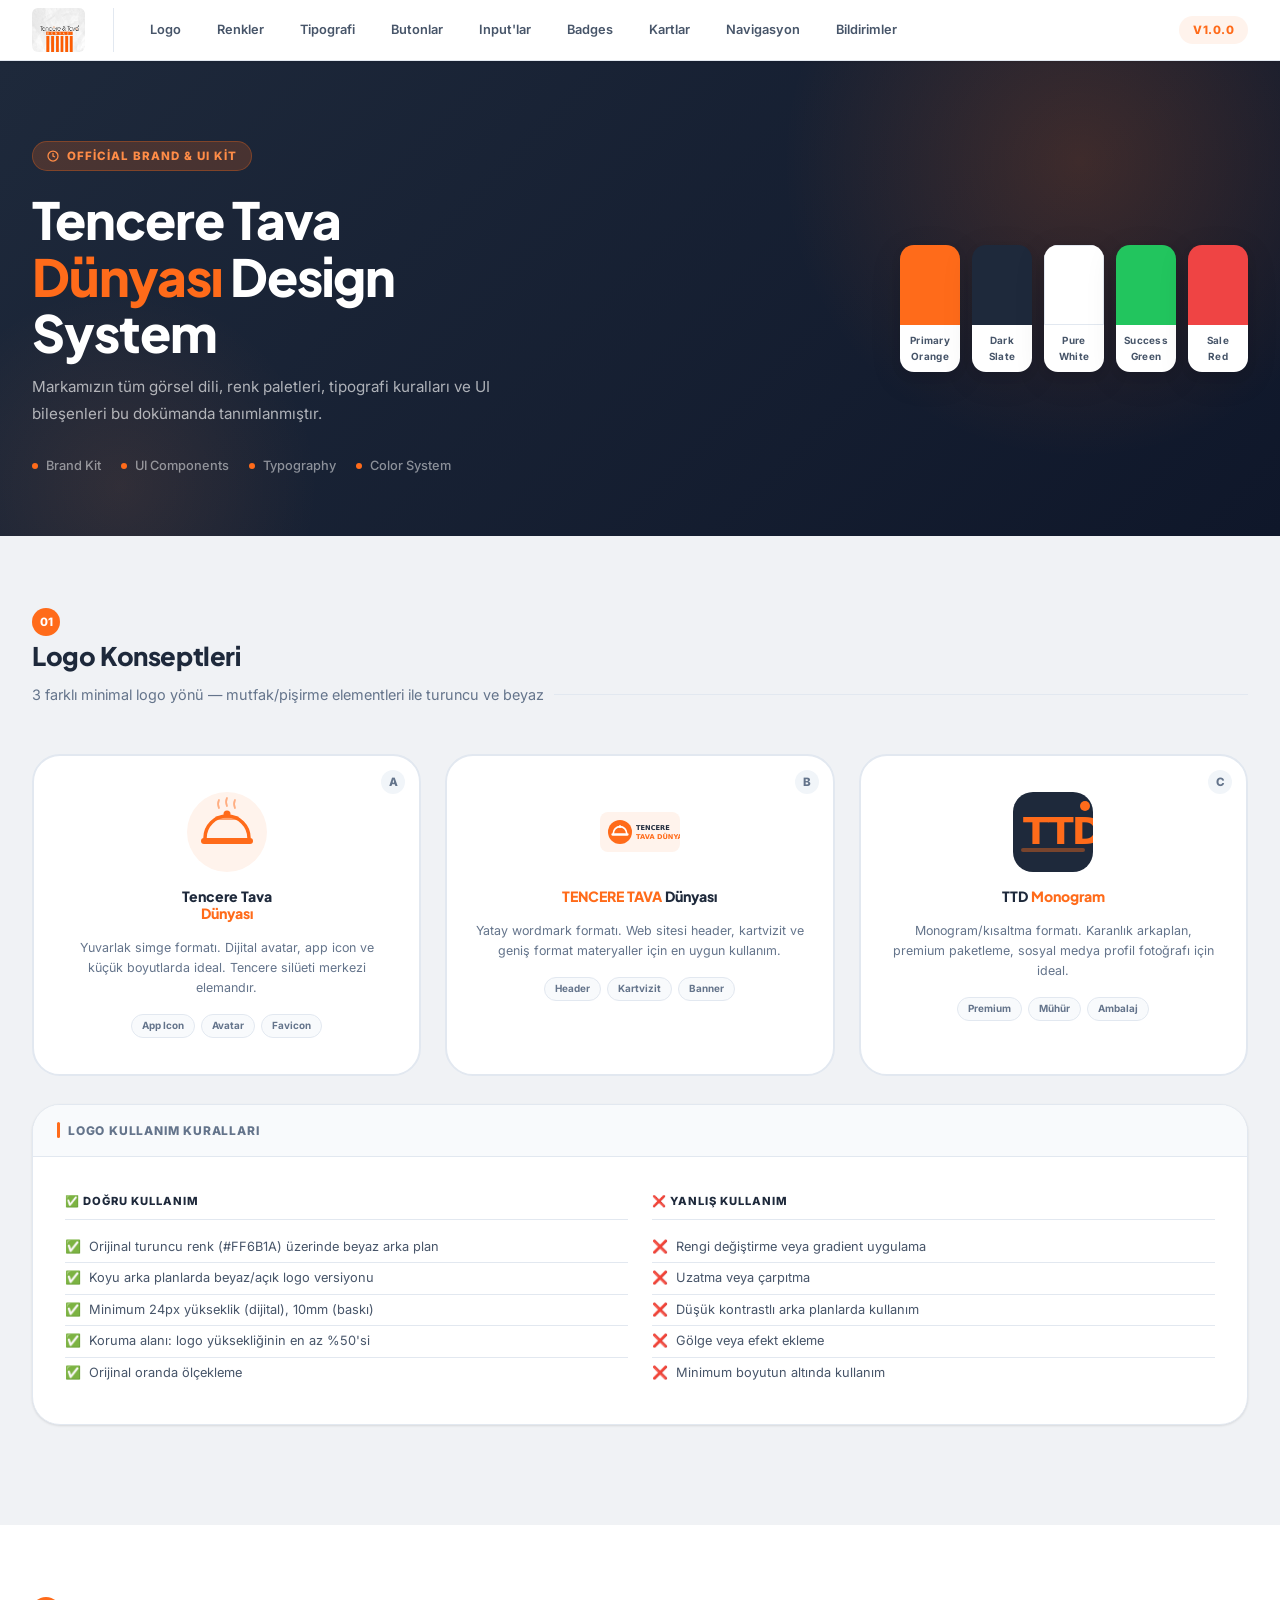
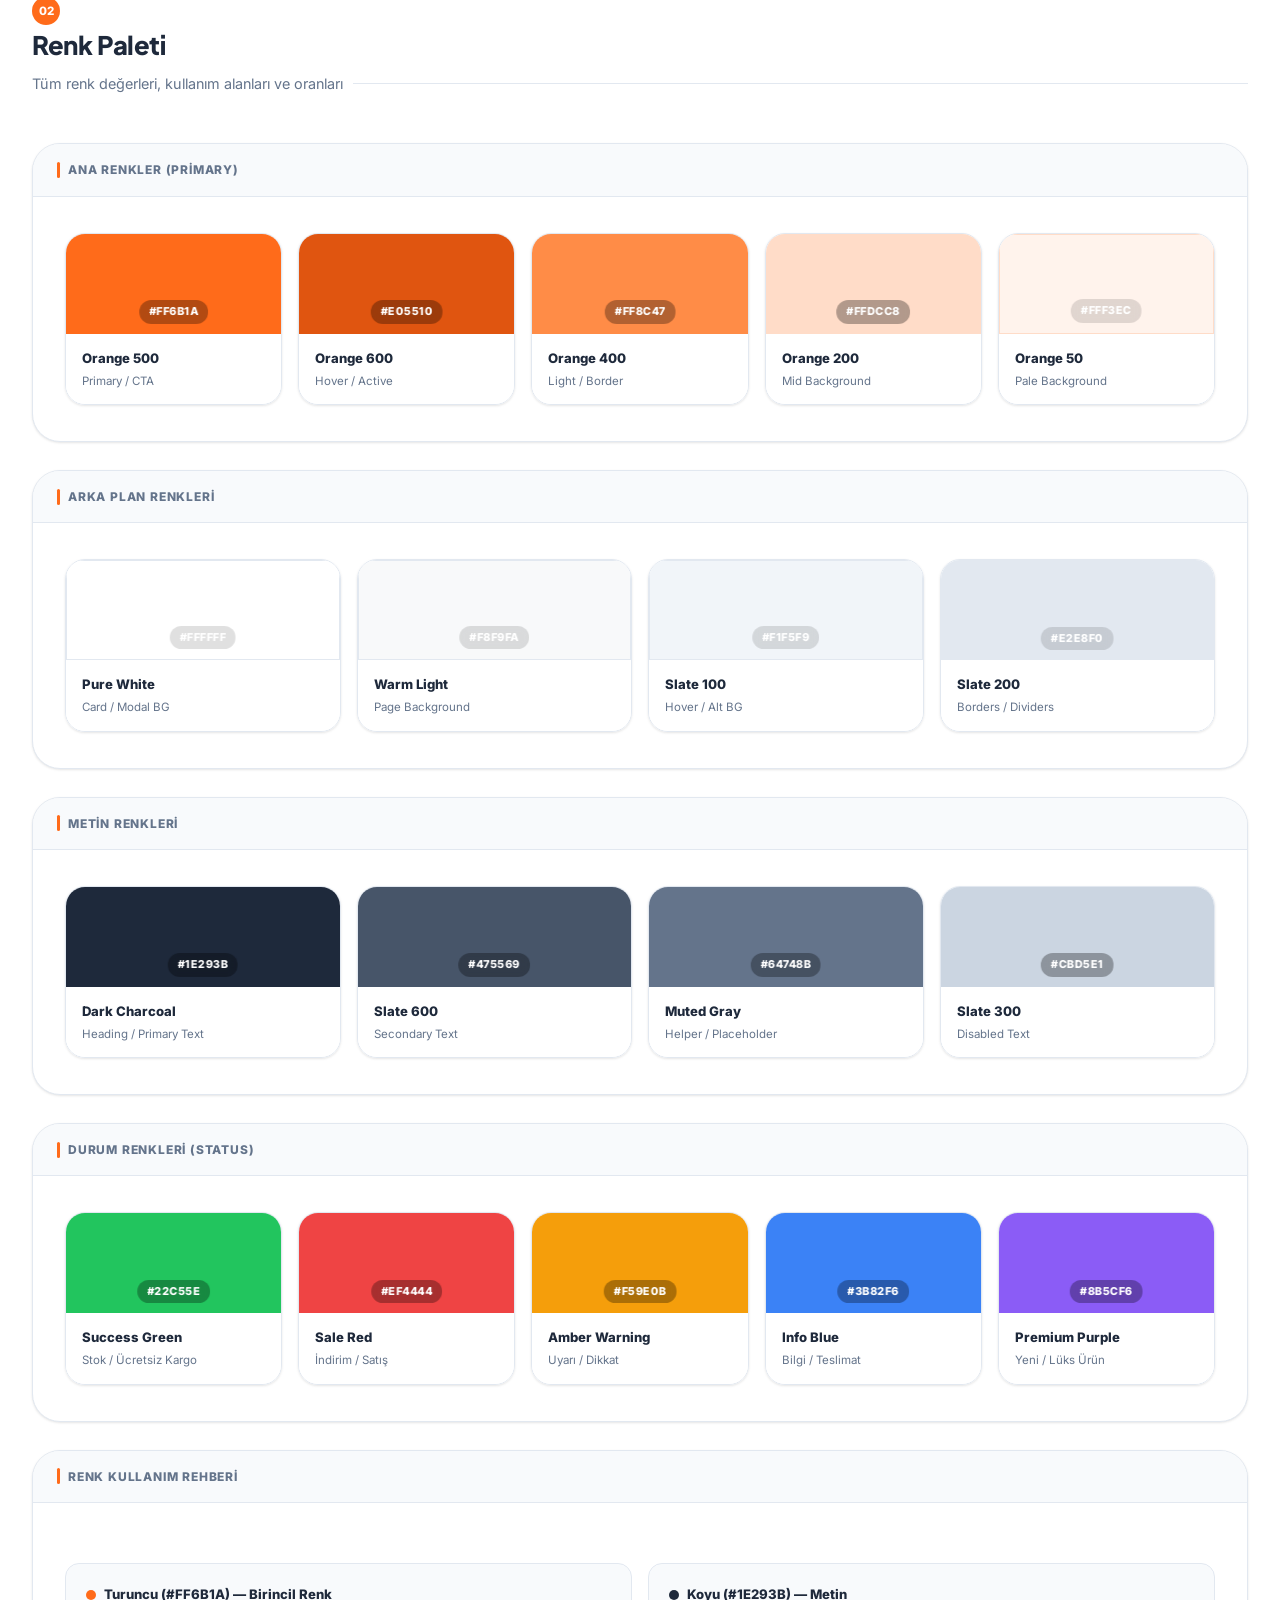
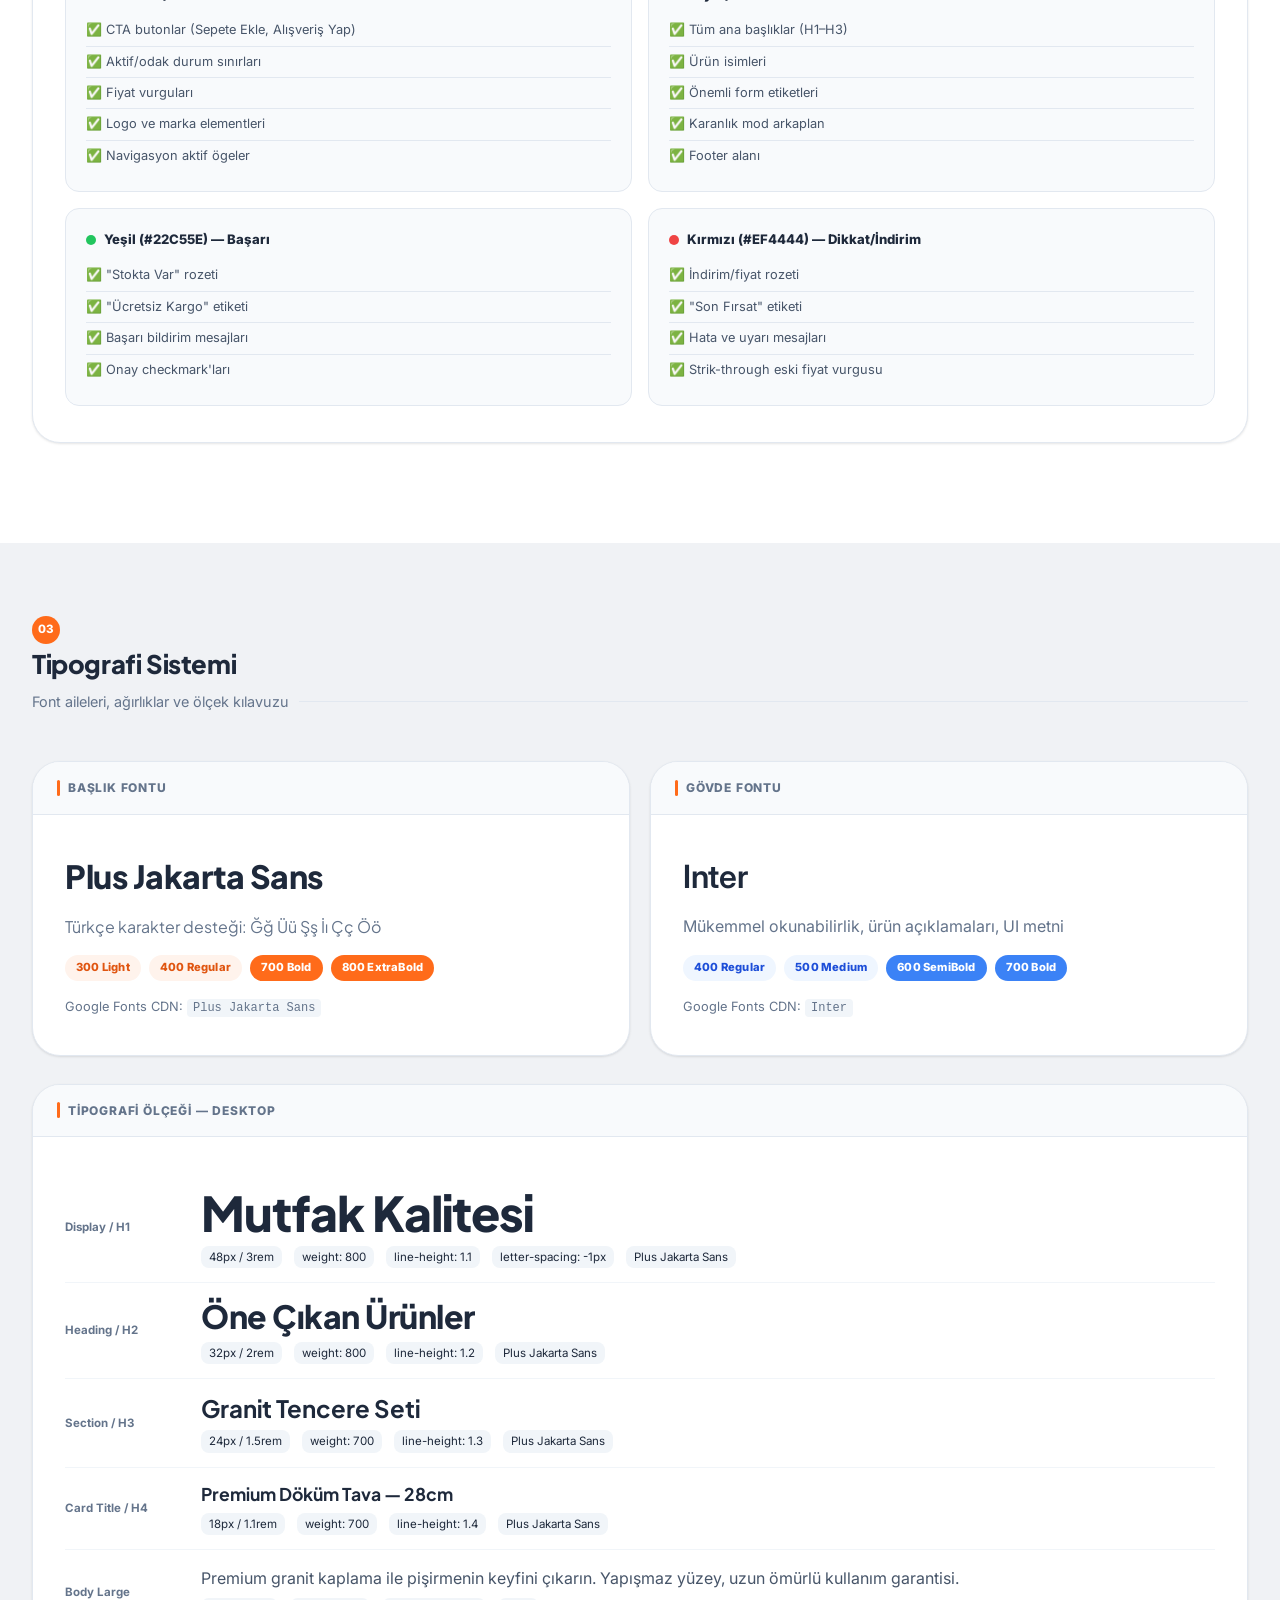
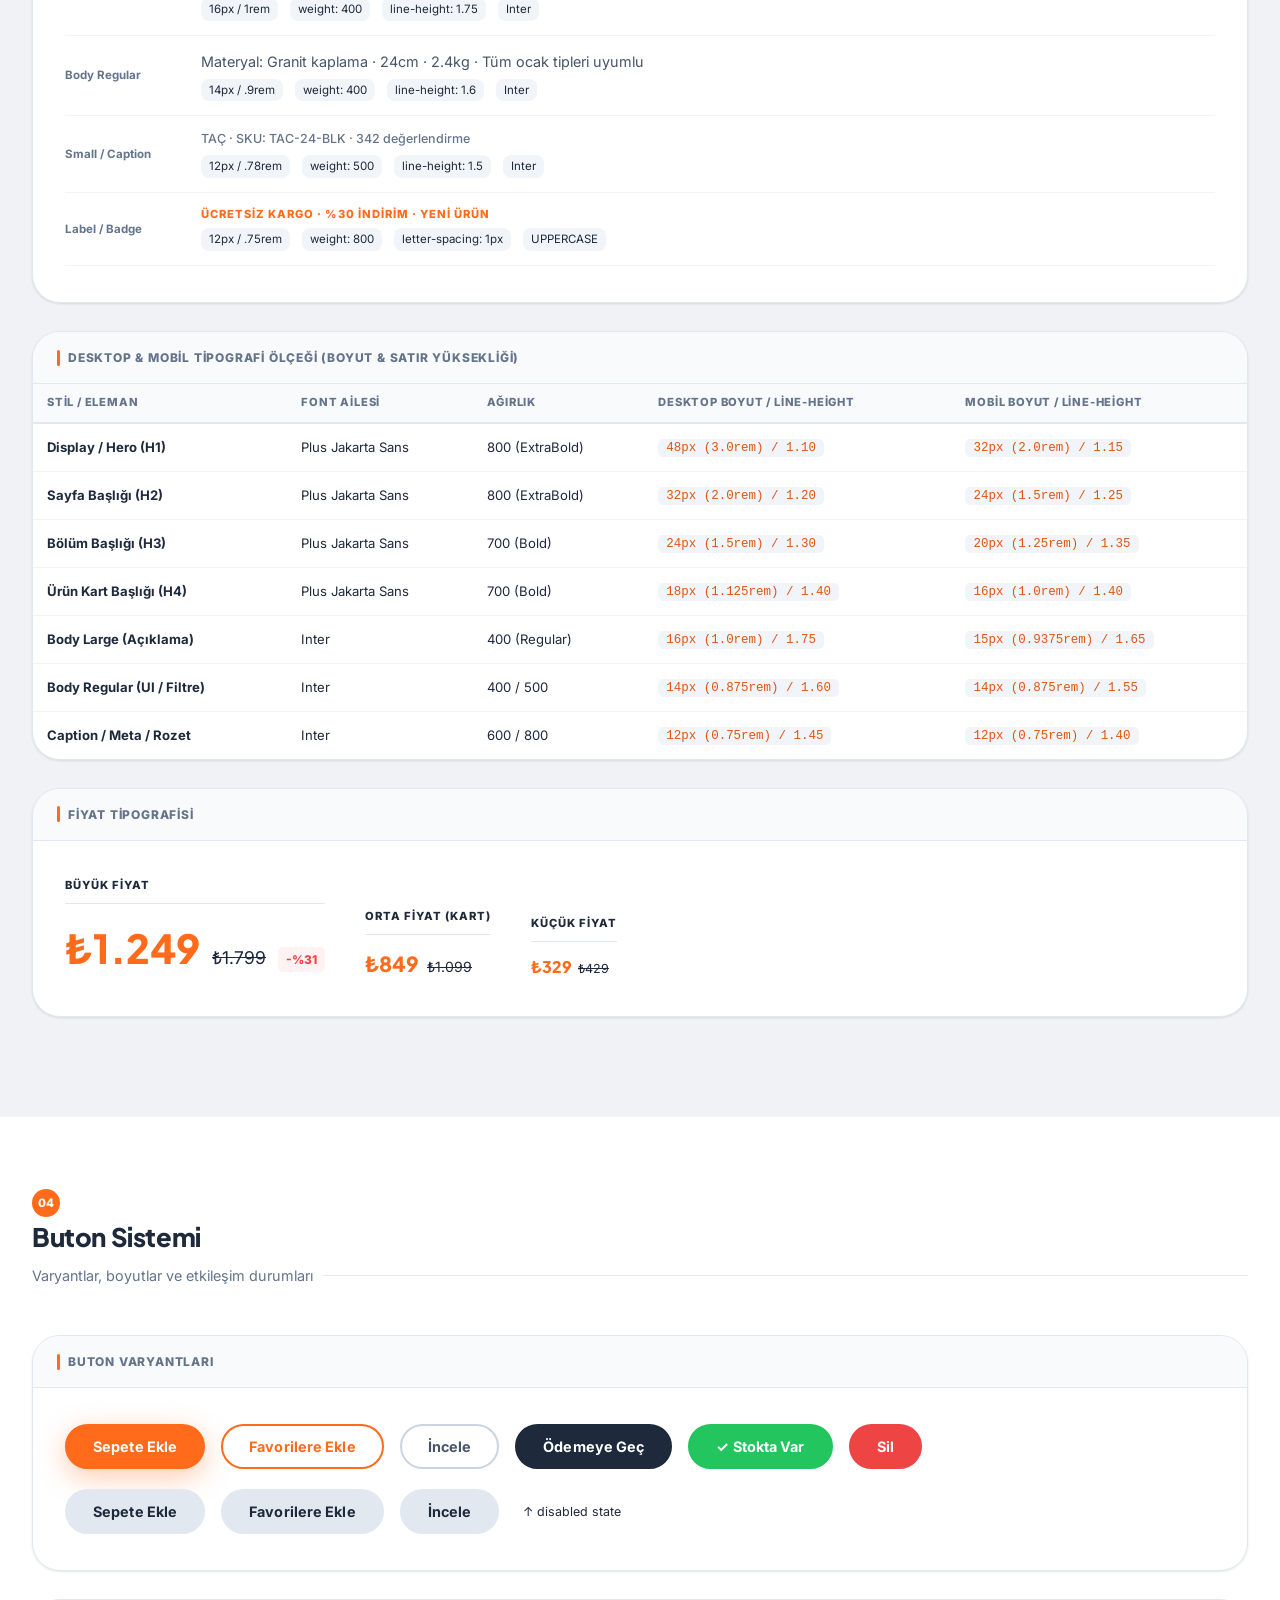
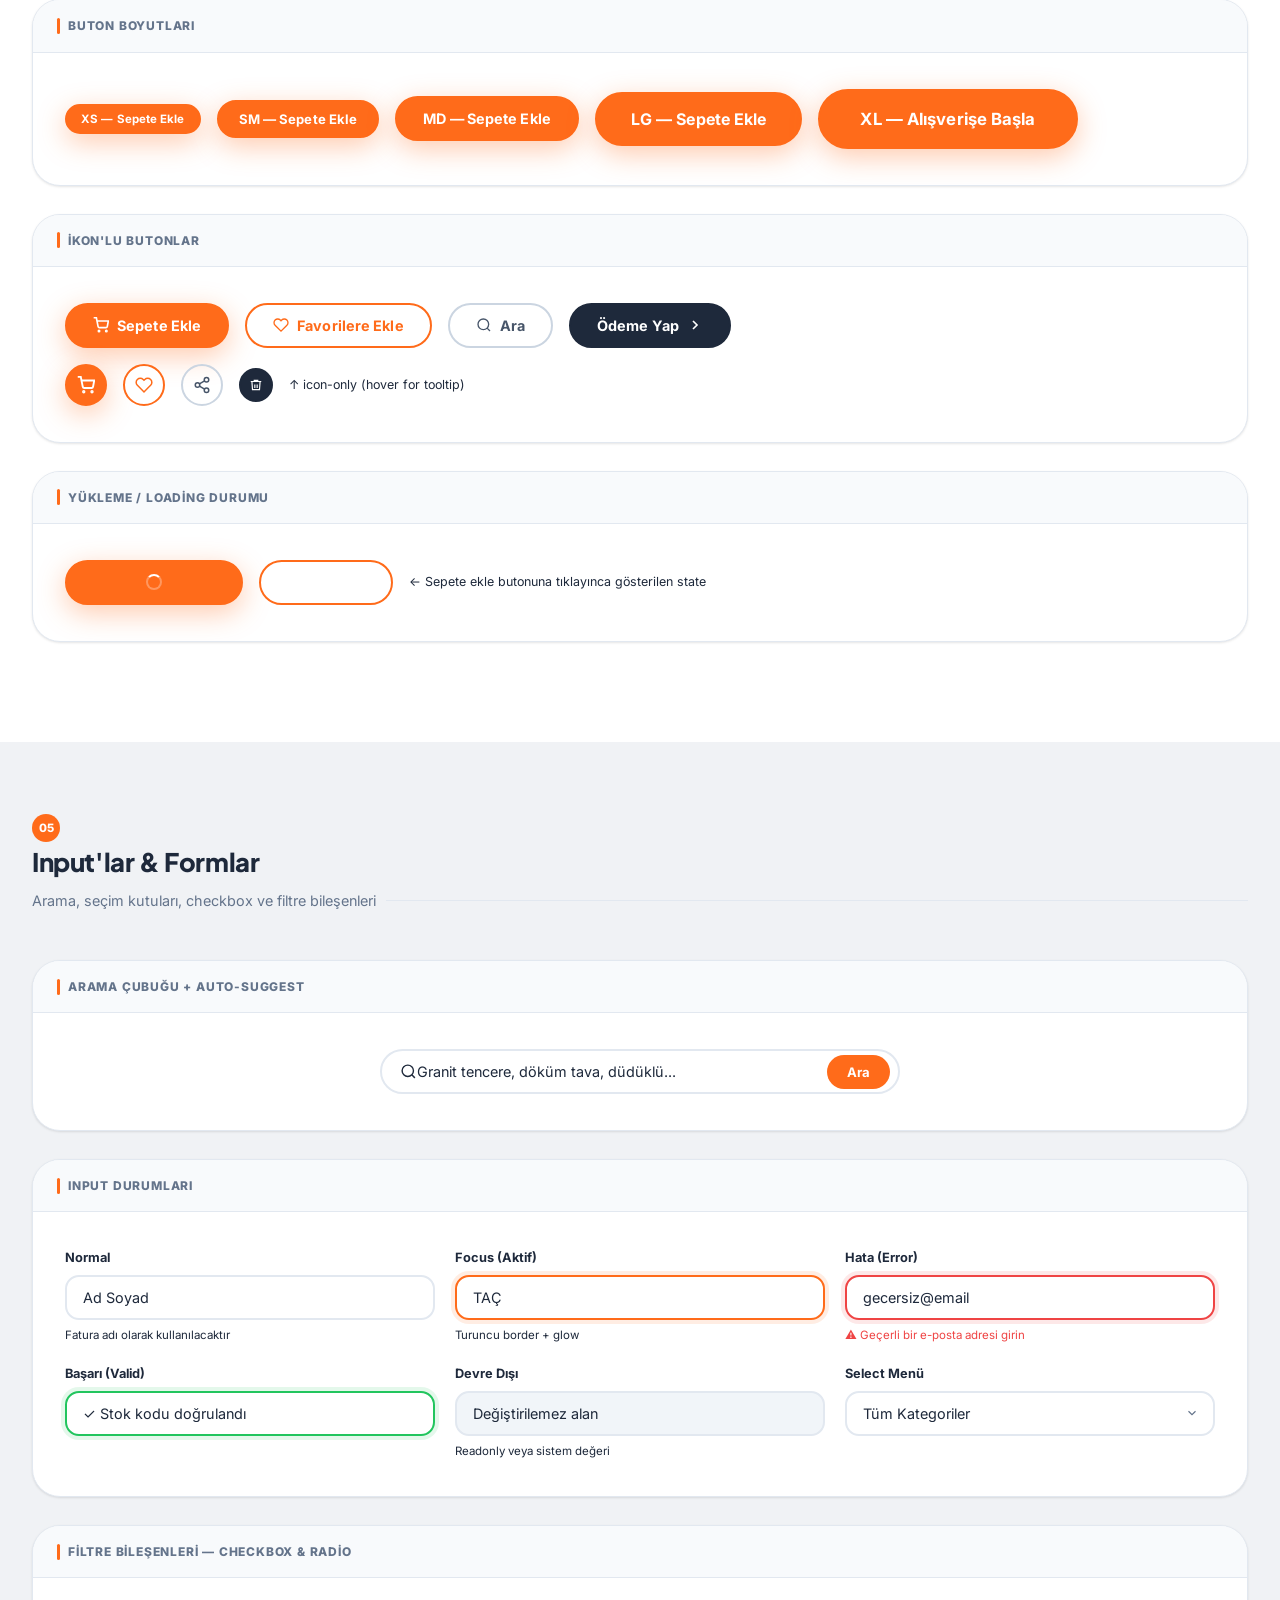
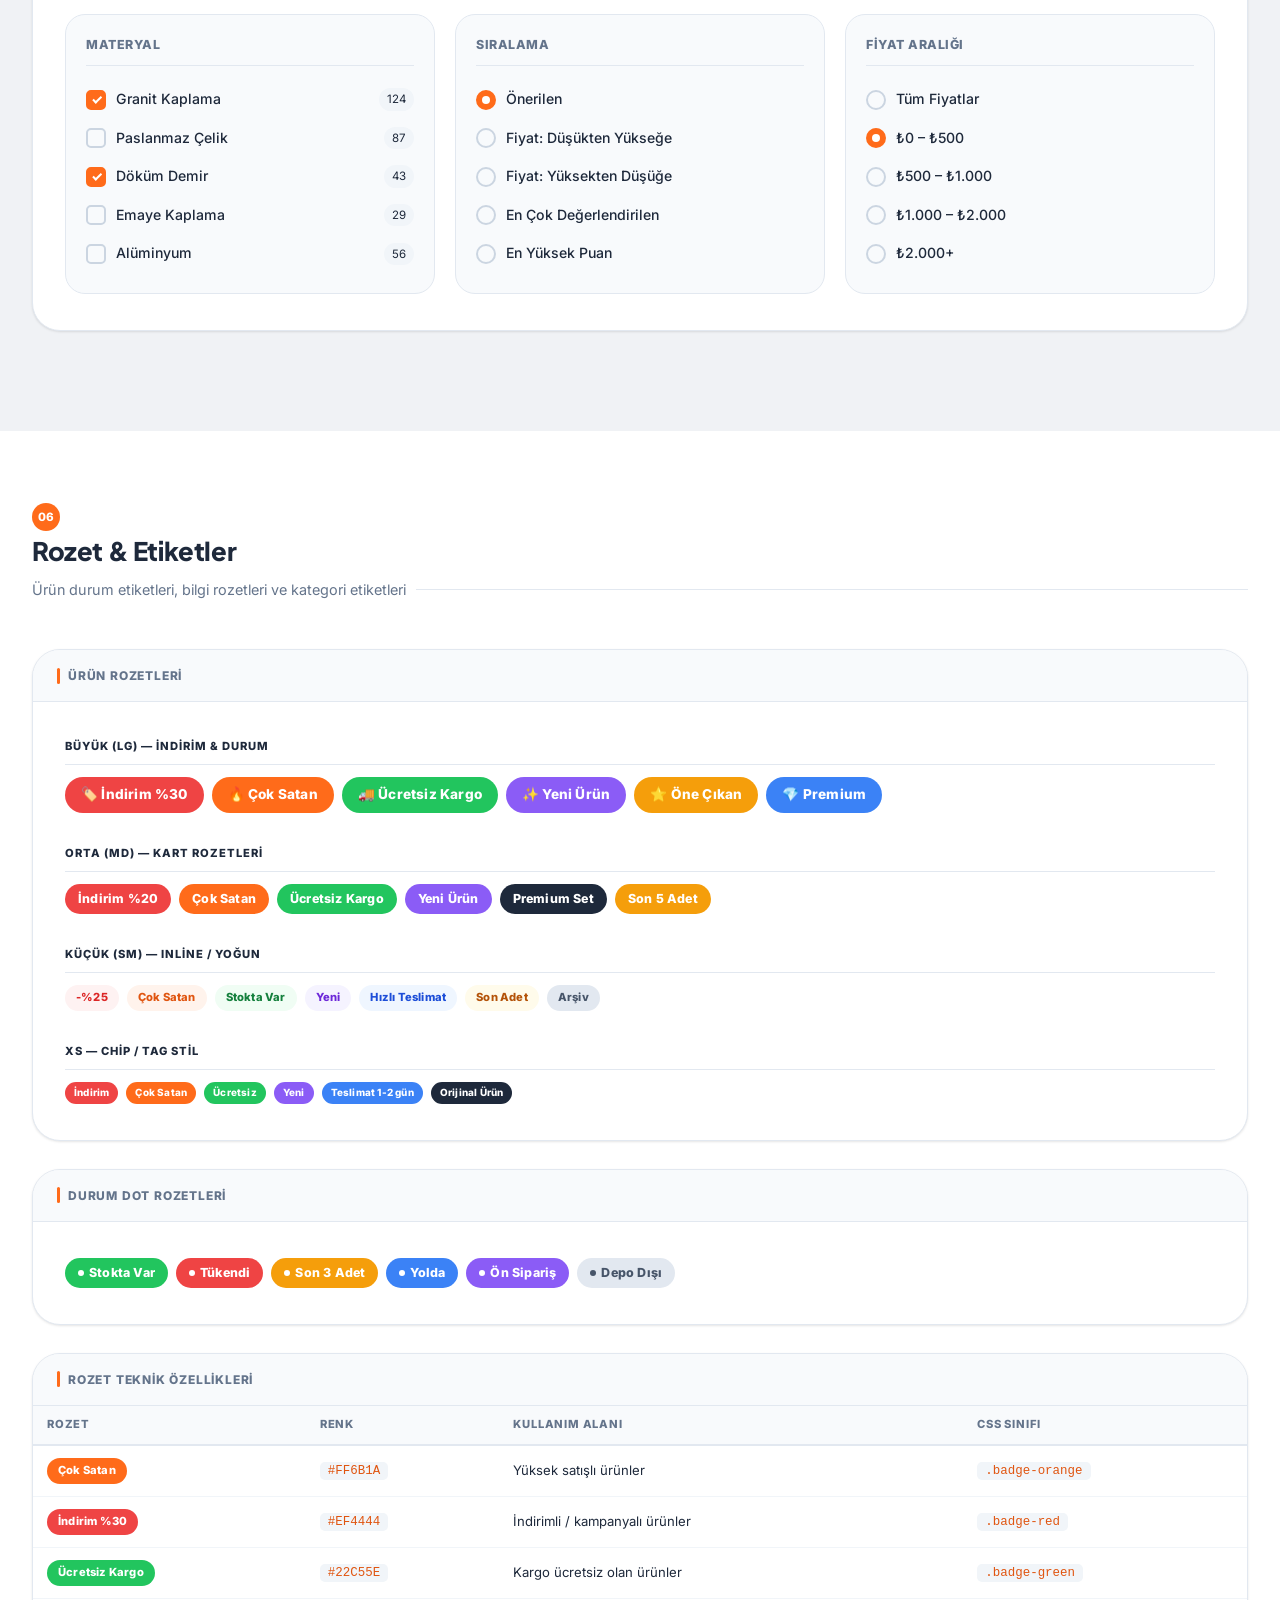
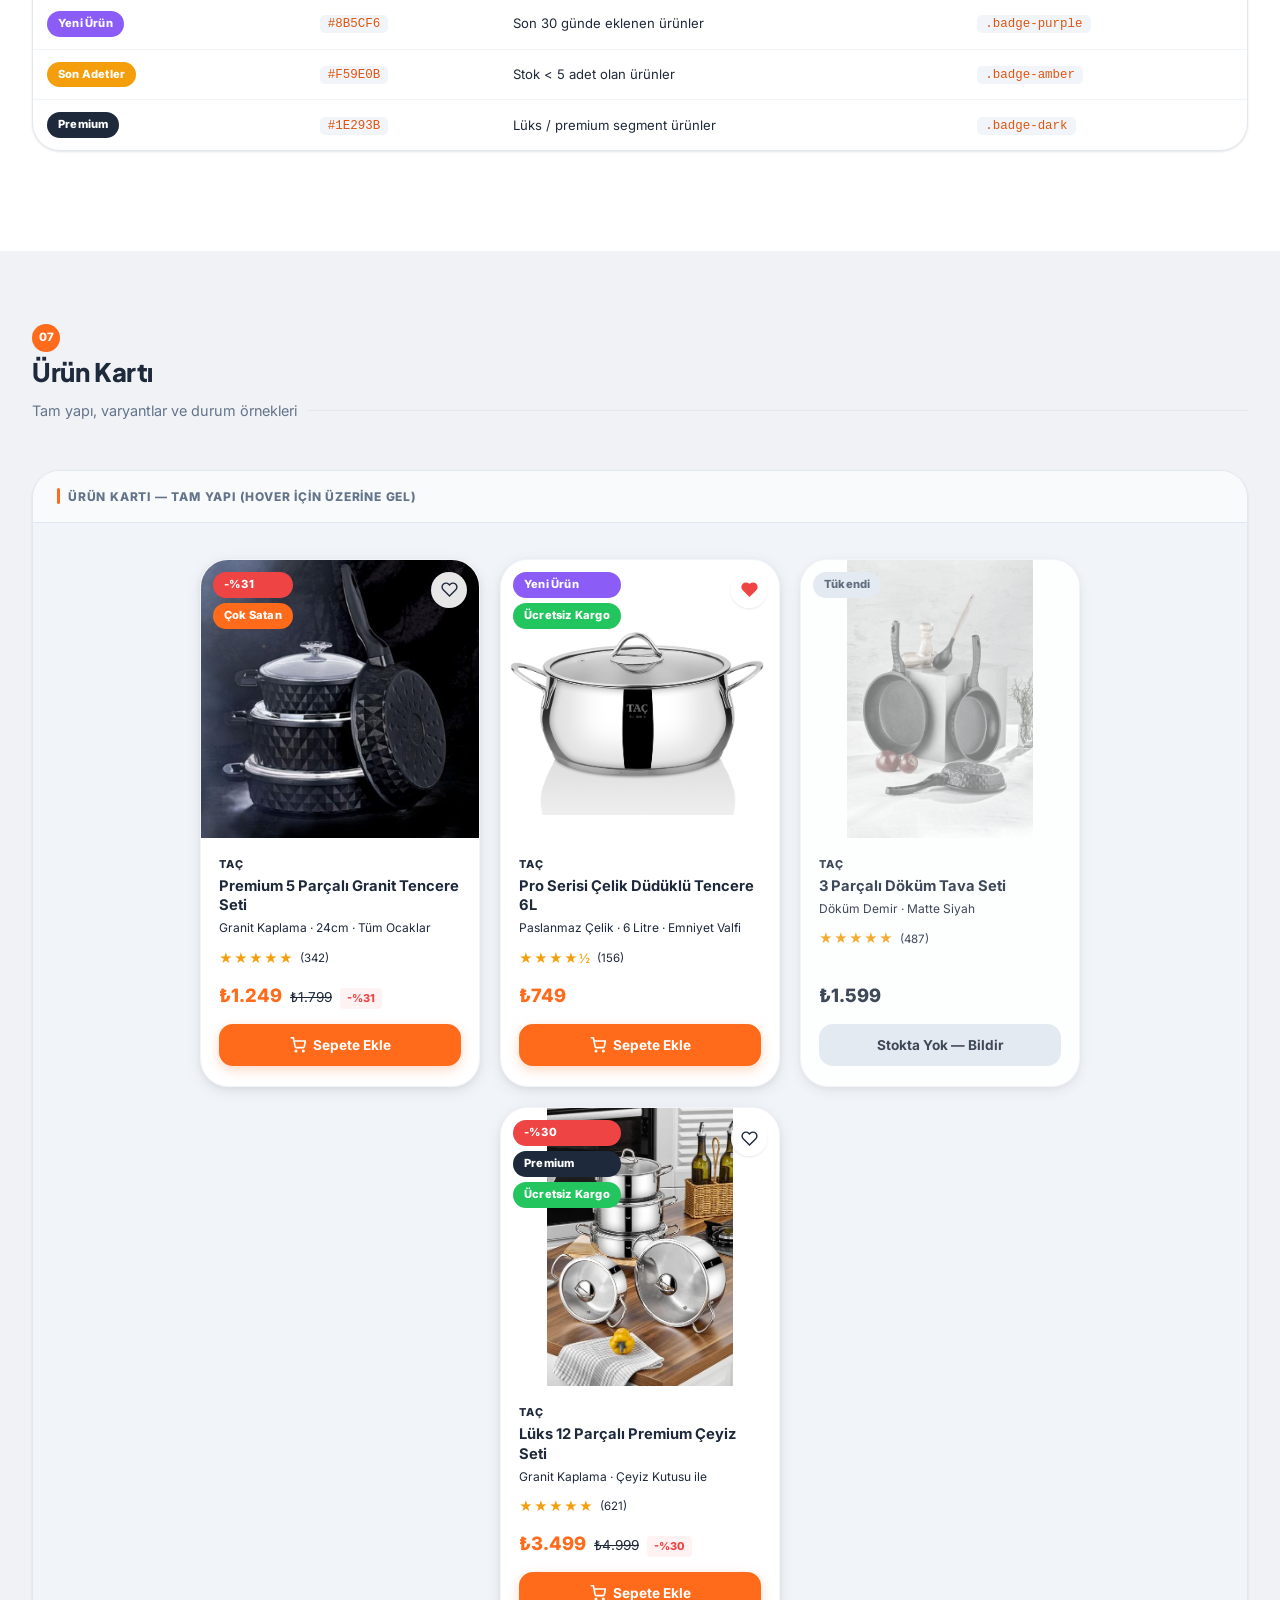
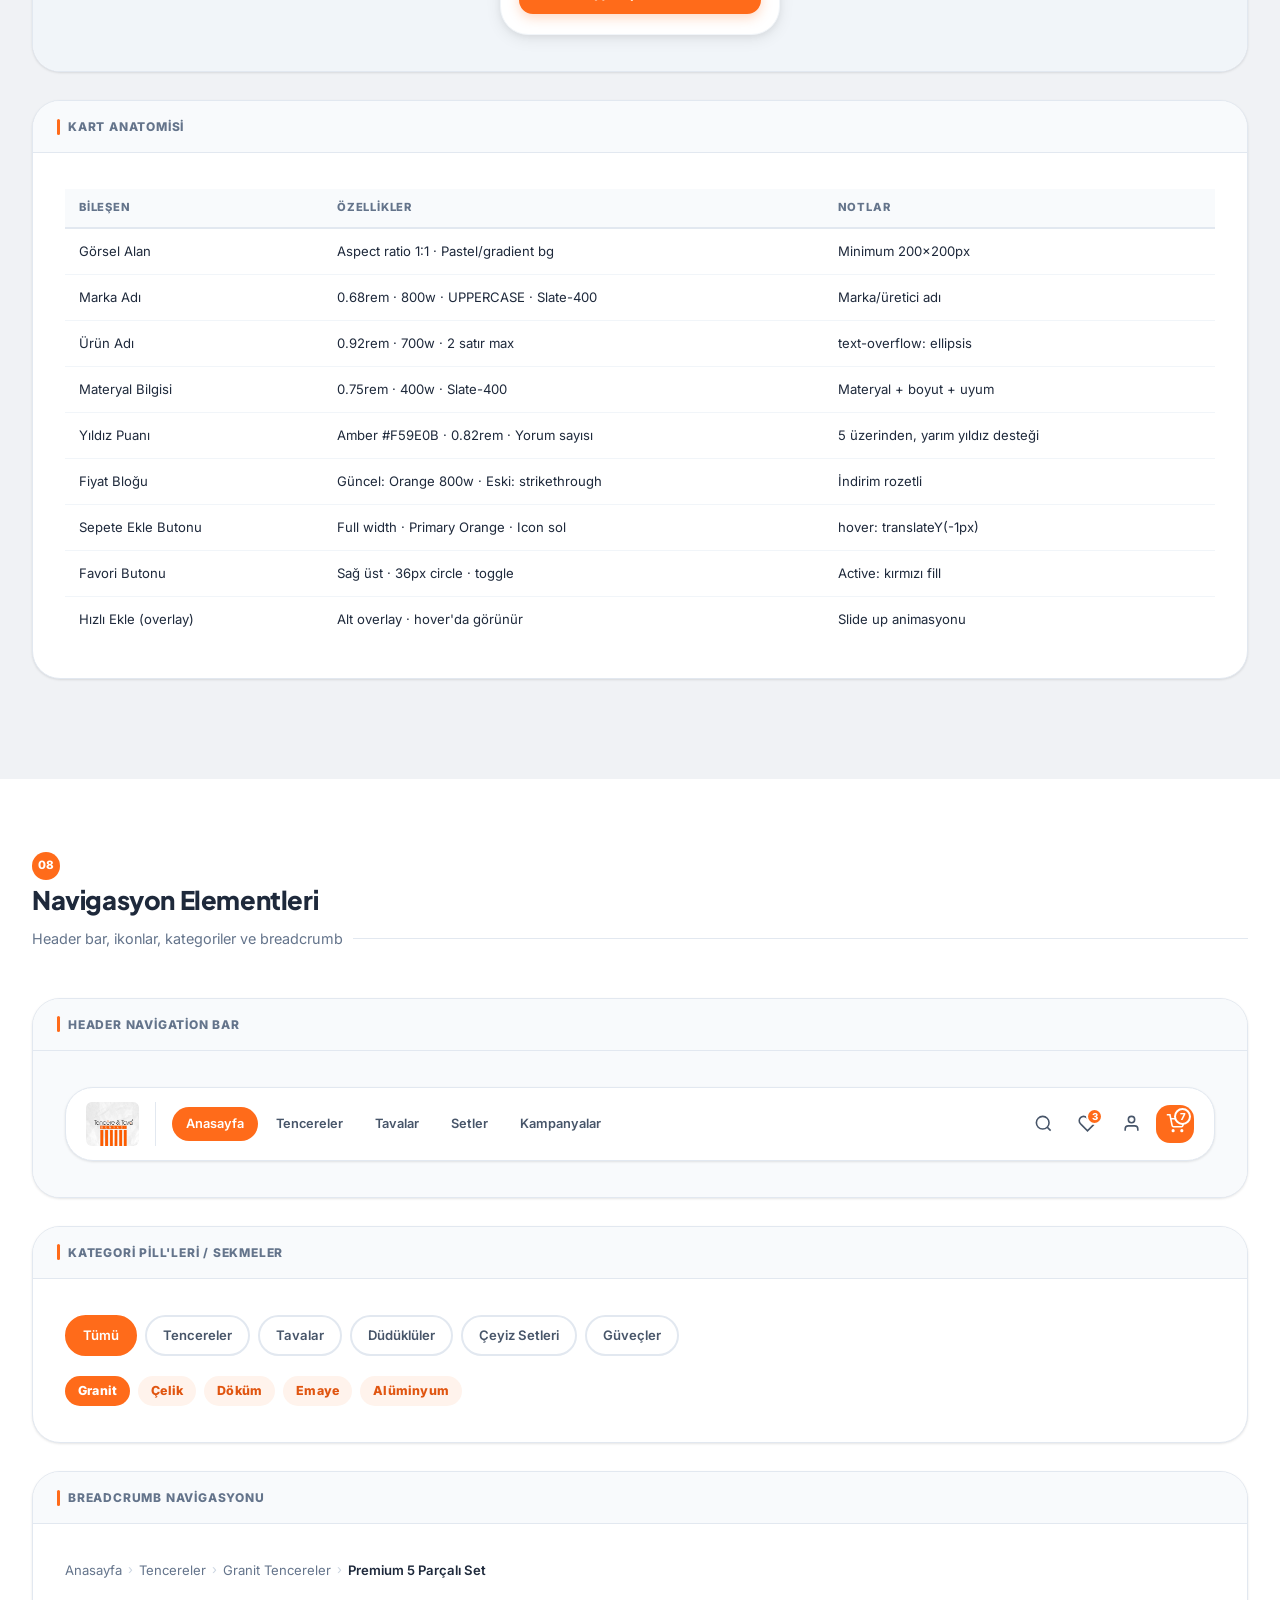
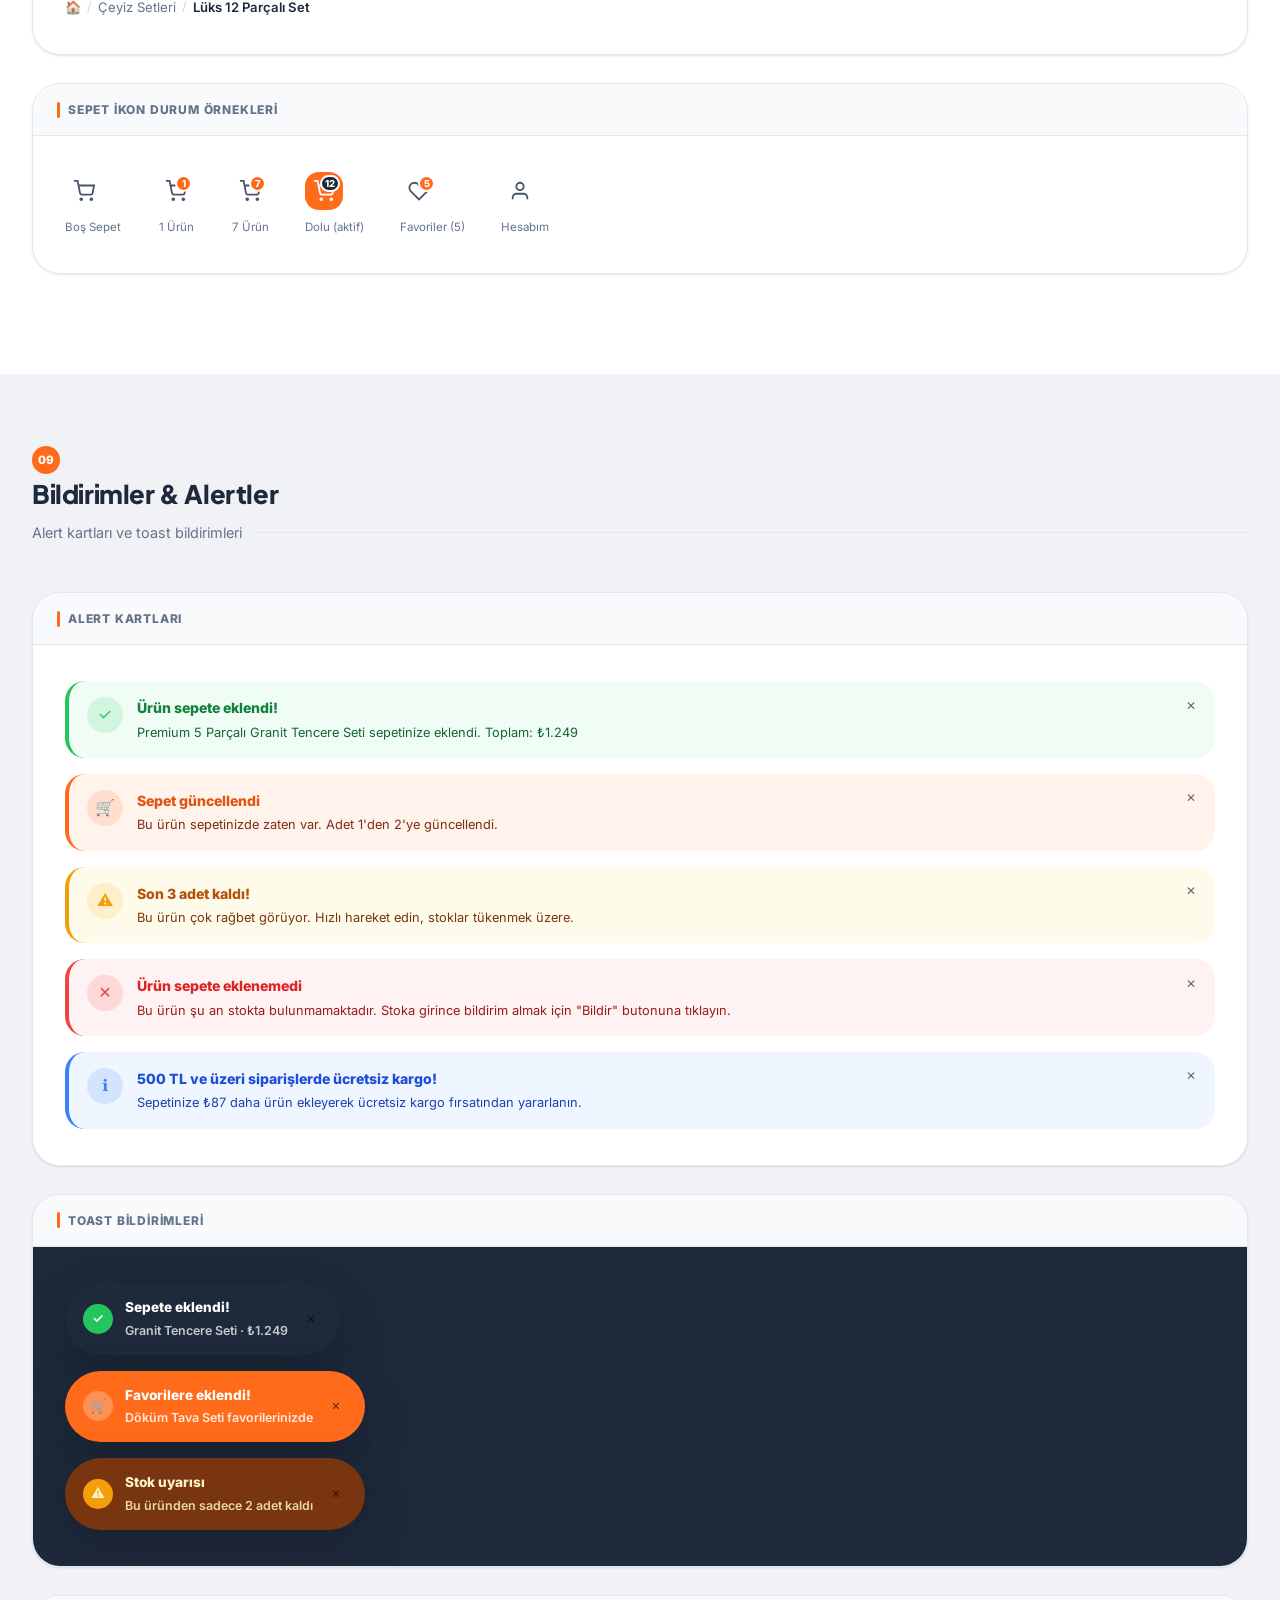
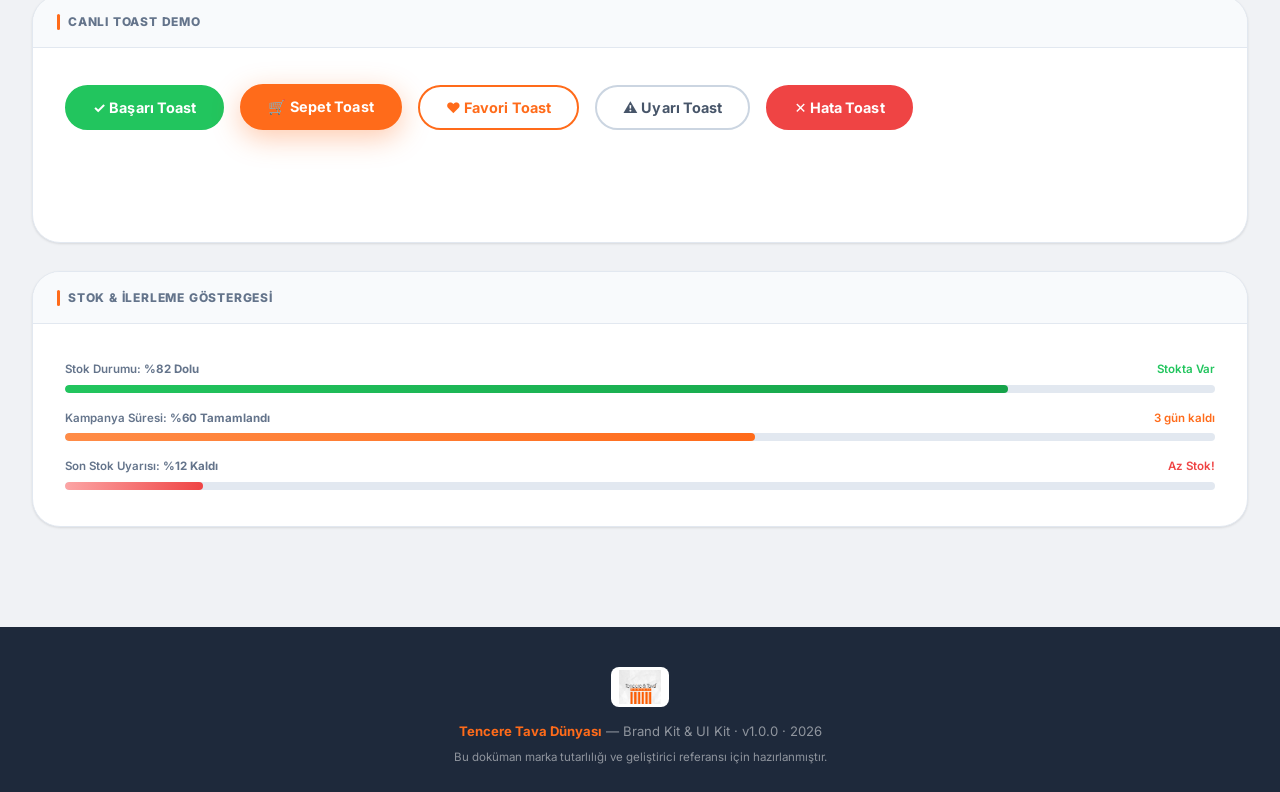
<file: brand-kit.html>
<!DOCTYPE html>
<html lang="tr">
<head>
<meta charset="UTF-8"/>
<meta name="viewport" content="width=device-width,initial-scale=1.0"/>
<title>TTD Brand & UI Kit — Tencere Tava Dünyası</title>
<meta name="description" content="Official Brand Kit and UI Component Library for Tencere Tava Dünyası"/>
<link rel="preconnect" href="https://fonts.googleapis.com"/>
<link rel="preconnect" href="https://fonts.gstatic.com" crossorigin/>
<link href="https://fonts.googleapis.com/css2?family=Plus+Jakarta+Sans:wght@300;400;500;600;700;800&family=Inter:wght@300;400;500;600;700&display=swap" rel="stylesheet"/>
<link rel="icon" type="image/jpeg" href="logos/logo.jpg"/>
<link rel="apple-touch-icon" href="logos/logo.jpg"/>
<style>
/* ═══════════════════════════════════════════════════════════
   ROOT TOKENS
══════════════════════════════════════════════════════════════ */
:root{
  --orange:       #FF6B1A;
  --orange-dark:  #E05510;
  --orange-light: #FF8C47;
  --orange-pale:  #FFF3EC;
  --orange-mid:   #FFDCC8;

  --white:    #FFFFFF;
  --bg-warm:  #F8F9FA;
  --bg-card:  #FFFFFF;

  --slate-900: #0F172A;
  --slate-800: #1E293B;
  --slate-600: #475569;
  --slate-500: #64748B;
  --slate-300: #CBD5E1;
  --slate-200: #E2E8F0;
  --slate-100: #F1F5F9;
  --slate-50:  #F8FAFC;

  --green:  #22C55E;
  --green-bg: #F0FDF4;
  --red:    #EF4444;
  --red-bg: #FEF2F2;
  --blue:   #3B82F6;
  --blue-bg:#EFF6FF;
  --amber:  #F59E0B;

  --shadow-sm: 0 1px 3px rgba(0,0,0,.07),0 1px 2px rgba(0,0,0,.04);
  --shadow-md: 0 4px 16px rgba(0,0,0,.08),0 2px 6px rgba(0,0,0,.05);
  --shadow-lg: 0 8px 32px rgba(0,0,0,.10),0 4px 12px rgba(0,0,0,.06);
  --shadow-xl: 0 20px 60px rgba(0,0,0,.12),0 8px 24px rgba(0,0,0,.08);
  --shadow-orange: 0 8px 28px rgba(255,107,26,.35);

  --r-sm:  8px;
  --r-md:  14px;
  --r-lg:  20px;
  --r-xl:  28px;
  --r-full:9999px;

  --t: .22s cubic-bezier(.4,0,.2,1);
  --t-slow:.4s cubic-bezier(.4,0,.2,1);

  --font-head: 'Plus Jakarta Sans',system-ui,sans-serif;
  --font-body: 'Inter',system-ui,sans-serif;
}

*,*::before,*::after{box-sizing:border-box;margin:0;padding:0;}
html{scroll-behavior:smooth;font-size:16px;}
body{
  font-family:var(--font-body);
  background:#F0F2F5;
  color:var(--slate-800);
  line-height:1.6;
  overflow-x:hidden;
}
a{text-decoration:none;color:inherit;}
ul{list-style:none;}
img{max-width:100%;display:block;}
button{font-family:inherit;cursor:pointer;border:none;background:none;}
input,select,textarea{font-family:inherit;}

/* ═══════════════════════════════════════════════════════════
   LAYOUT
══════════════════════════════════════════════════════════════ */
.wrapper{max-width:1280px;margin:0 auto;padding:0 32px;}

/* ═══════════════════════════════════════════════════════════
   TOP NAV (Kit Nav)
══════════════════════════════════════════════════════════════ */
.kit-nav{
  position:sticky;top:0;z-index:900;
  background:rgba(255,255,255,.95);
  backdrop-filter:blur(16px);
  border-bottom:1px solid var(--slate-200);
  box-shadow:var(--shadow-sm);
}
.kit-nav-inner{
  display:flex;align-items:center;gap:0;
  height:60px;overflow-x:auto;
  scrollbar-width:none;
}
.kit-nav-inner::-webkit-scrollbar{display:none;}
.kit-logo{
  display:flex;align-items:center;gap:10px;
  flex-shrink:0;padding-right:28px;
  border-right:1px solid var(--slate-200);
  margin-right:20px;
}
.kit-logo-icon{
  width:34px;height:34px;border-radius:50%;
  background:var(--orange);
  display:flex;align-items:center;justify-content:center;
}
.kit-logo-text{font-family:var(--font-head);font-size:.8rem;font-weight:800;color:var(--orange);line-height:1.2;}
.kit-logo-sub{font-size:.6rem;font-weight:600;color:var(--slate-500);letter-spacing:.5px;text-transform:uppercase;}
.kit-nav-links{display:flex;align-items:center;gap:4px;}
.nav-pill{
  padding:7px 16px;border-radius:var(--r-full);
  font-size:.8rem;font-weight:600;color:var(--slate-600);
  transition:var(--t);white-space:nowrap;
}
.nav-pill:hover{background:var(--orange-pale);color:var(--orange);}
.nav-pill.active{background:var(--orange);color:#fff;}
.kit-badge-label{
  margin-left:auto;flex-shrink:0;
  padding:5px 14px;border-radius:var(--r-full);
  background:var(--orange-pale);color:var(--orange);
  font-size:.72rem;font-weight:800;letter-spacing:.5px;text-transform:uppercase;
}

/* ═══════════════════════════════════════════════════════════
   HERO HEADER
══════════════════════════════════════════════════════════════ */
.kit-hero{
  background:linear-gradient(135deg,#1E293B 0%,#0F172A 100%);
  padding:80px 0 60px;
  position:relative;overflow:hidden;
}
.kit-hero::before{
  content:'';position:absolute;
  width:600px;height:600px;border-radius:50%;
  background:radial-gradient(circle,rgba(255,107,26,.18) 0%,transparent 70%);
  top:-200px;right:-100px;
}
.kit-hero::after{
  content:'';position:absolute;
  width:400px;height:400px;border-radius:50%;
  background:radial-gradient(circle,rgba(255,140,71,.1) 0%,transparent 70%);
  bottom:-150px;left:-80px;
}
.kit-hero-inner{
  position:relative;z-index:1;
  display:flex;align-items:center;justify-content:space-between;gap:40px;
  flex-wrap:wrap;
}
.kit-hero-text{}
.kit-hero-eyebrow{
  display:inline-flex;align-items:center;gap:8px;
  background:rgba(255,107,26,.2);border:1px solid rgba(255,107,26,.3);
  color:var(--orange-light);
  font-size:.72rem;font-weight:800;letter-spacing:1px;text-transform:uppercase;
  padding:5px 14px;border-radius:var(--r-full);margin-bottom:20px;
}
.kit-hero-title{
  font-family:var(--font-head);
  font-size:clamp(2rem,4vw,3.2rem);
  font-weight:800;color:#fff;
  line-height:1.1;letter-spacing:-1px;
  margin-bottom:14px;
}
.kit-hero-title span{color:var(--orange);}
.kit-hero-desc{
  font-size:.95rem;color:rgba(255,255,255,.65);
  max-width:480px;line-height:1.75;margin-bottom:28px;
}
.kit-hero-meta{
  display:flex;align-items:center;gap:20px;flex-wrap:wrap;
}
.kit-meta-item{
  display:flex;align-items:center;gap:8px;
  font-size:.8rem;color:rgba(255,255,255,.5);font-weight:500;
}
.kit-meta-dot{width:6px;height:6px;border-radius:50%;background:var(--orange);}

.kit-hero-visual{
  display:flex;gap:12px;align-items:flex-end;flex-shrink:0;
}
.hero-swatch{
  width:60px;border-radius:var(--r-md);overflow:hidden;
  box-shadow:var(--shadow-lg);
}
.hero-swatch-color{height:80px;}
.hero-swatch-label{
  background:#fff;padding:8px 6px;text-align:center;
  font-size:.62rem;font-weight:700;color:var(--slate-600);letter-spacing:.3px;
}
.swatch-orange .hero-swatch-color{background:var(--orange);}
.swatch-dark .hero-swatch-color{background:var(--slate-800);}
.swatch-white .hero-swatch-color{background:#fff;border:1px solid var(--slate-200);}
.swatch-green .hero-swatch-color{background:var(--green);}
.swatch-red .hero-swatch-color{background:var(--red);}

/* ═══════════════════════════════════════════════════════════
   SECTION WRAPPER
══════════════════════════════════════════════════════════════ */
.kit-section{padding:72px 0;}
.kit-section:nth-child(even){background:var(--white);}
.kit-section-title{
  font-family:var(--font-head);
  font-size:1.6rem;font-weight:800;
  color:var(--slate-800);letter-spacing:-.4px;
  margin-bottom:6px;
}
.kit-section-sub{
  font-size:.9rem;color:var(--slate-500);margin-bottom:48px;
  display:flex;align-items:center;gap:10px;
}
.kit-section-sub::after{
  content:'';flex:1;height:1px;background:var(--slate-200);
}
.section-num{
  display:inline-flex;align-items:center;justify-content:center;
  width:28px;height:28px;border-radius:50%;
  background:var(--orange);color:#fff;
  font-size:.72rem;font-weight:800;flex-shrink:0;
}

/* ═══════════════════════════════════════════════════════════
   SHOWCASE CARD (wrapper for each demo block)
══════════════════════════════════════════════════════════════ */
.showcase{
  background:var(--white);
  border:1px solid var(--slate-200);
  border-radius:var(--r-xl);
  overflow:hidden;
  box-shadow:var(--shadow-sm);
  margin-bottom:28px;
}
.showcase-header{
  display:flex;align-items:center;justify-content:space-between;
  padding:16px 24px;
  background:var(--slate-50);
  border-bottom:1px solid var(--slate-200);
}
.showcase-label{
  font-size:.75rem;font-weight:800;
  letter-spacing:.8px;text-transform:uppercase;
  color:var(--slate-500);display:flex;align-items:center;gap:8px;
}
.showcase-label::before{
  content:'';width:3px;height:16px;
  background:var(--orange);border-radius:2px;
}
.showcase-code-btn{
  font-size:.72rem;font-weight:700;color:var(--slate-500);
  padding:4px 12px;border-radius:var(--r-full);
  border:1px solid var(--slate-200);background:#fff;
  transition:var(--t);cursor:pointer;
}
.showcase-code-btn:hover{border-color:var(--orange);color:var(--orange);}
.showcase-body{padding:36px 32px;}
.showcase-body.dark-bg{background:var(--slate-800);}
.showcase-body.gray-bg{background:var(--slate-100);}

/* Grid helpers */
.demo-row{display:flex;align-items:center;gap:16px;flex-wrap:wrap;}
.demo-col{display:flex;flex-direction:column;gap:16px;}
.demo-grid{display:grid;gap:16px;}
.g2{grid-template-columns:1fr 1fr;}
.g3{grid-template-columns:1fr 1fr 1fr;}
.g4{grid-template-columns:repeat(4,1fr);}

/* ═══════════════════════════════════════════════════════════
   PART 1 — BRAND KIT
══════════════════════════════════════════════════════════════ */

/* --- Logo Concepts --- */
.logo-grid{display:grid;grid-template-columns:repeat(3,1fr);gap:24px;}
.logo-card{
  background:var(--white);
  border:2px solid var(--slate-200);
  border-radius:var(--r-xl);
  padding:36px 28px;
  display:flex;flex-direction:column;align-items:center;
  text-align:center;gap:16px;
  transition:var(--t);cursor:default;
  position:relative;overflow:hidden;
}
.logo-card::before{
  content:'';position:absolute;
  inset:0;background:linear-gradient(135deg,var(--orange-pale),transparent 60%);
  opacity:0;transition:var(--t);
}
.logo-card:hover{border-color:var(--orange);transform:translateY(-4px);box-shadow:var(--shadow-lg);}
.logo-card:hover::before{opacity:1;}
.logo-card-num{
  position:absolute;top:14px;right:14px;
  width:24px;height:24px;border-radius:50%;
  background:var(--slate-100);color:var(--slate-500);
  font-size:.72rem;font-weight:800;
  display:flex;align-items:center;justify-content:center;
}
.logo-mark{
  width:80px;height:80px;
  display:flex;align-items:center;justify-content:center;
  position:relative;z-index:1;
}
.logo-name-text{
  font-family:var(--font-head);font-weight:800;
  color:var(--slate-800);font-size:.88rem;line-height:1.2;
  position:relative;z-index:1;
}
.logo-name-text span{color:var(--orange);}
.logo-desc{
  font-size:.78rem;color:var(--slate-500);line-height:1.6;
  position:relative;z-index:1;
}
.logo-tags{
  display:flex;gap:6px;flex-wrap:wrap;justify-content:center;
  position:relative;z-index:1;
}
.logo-tag{
  font-size:.62rem;font-weight:700;padding:3px 10px;
  border-radius:var(--r-full);border:1px solid var(--slate-200);
  color:var(--slate-500);background:var(--slate-50);
}

/* --- Color Palette --- */
.palette-row{display:flex;gap:16px;flex-wrap:wrap;}
.color-swatch-card{
  flex:1;min-width:120px;border-radius:var(--r-lg);
  overflow:hidden;border:1px solid var(--slate-200);
  box-shadow:var(--shadow-sm);cursor:pointer;
  transition:var(--t);position:relative;
}
.color-swatch-card:hover{transform:translateY(-4px);box-shadow:var(--shadow-lg);}
.csw-color{height:100px;position:relative;}
.csw-hex{
  position:absolute;bottom:10px;left:50%;transform:translateX(-50%);
  background:rgba(0,0,0,.3);color:#fff;
  font-size:.68rem;font-weight:800;padding:3px 10px;
  border-radius:var(--r-full);letter-spacing:.5px;
  backdrop-filter:blur(4px);white-space:nowrap;
}
.csw-info{background:#fff;padding:14px 16px;}
.csw-name{font-size:.82rem;font-weight:800;color:var(--slate-800);margin-bottom:3px;}
.csw-role{font-size:.72rem;color:var(--slate-500);}
.csw-copy{
  position:absolute;top:10px;right:10px;
  background:rgba(255,255,255,.9);border-radius:50%;
  width:28px;height:28px;display:flex;align-items:center;justify-content:center;
  font-size:.7rem;cursor:pointer;border:none;
  opacity:0;transition:var(--t);backdrop-filter:blur(4px);
}
.color-swatch-card:hover .csw-copy{opacity:1;}

/* Usage guidelines */
.usage-grid{display:grid;grid-template-columns:1fr 1fr;gap:16px;margin-top:24px;}
.usage-card{
  background:var(--slate-50);border:1px solid var(--slate-200);
  border-radius:var(--r-md);padding:20px;
}
.usage-card h4{font-size:.82rem;font-weight:800;color:var(--slate-800);margin-bottom:10px;display:flex;align-items:center;gap:8px;}
.usage-dot{width:10px;height:10px;border-radius:50%;}
.usage-list li{font-size:.8rem;color:var(--slate-600);padding:5px 0;border-bottom:1px solid var(--slate-200);display:flex;align-items:center;gap:8px;}
.usage-list li:last-child{border-bottom:none;}
.usage-check{font-size:.8rem;}

/* --- Typography --- */
.type-row{margin-bottom:36px;}
.type-label{
  font-size:.7rem;font-weight:800;letter-spacing:1px;text-transform:uppercase;
  color:var(--slate-400);margin-bottom:12px;padding-bottom:8px;
  border-bottom:1px solid var(--slate-200);display:block;
}
.type-specimen{margin-bottom:16px;}
.type-meta{
  display:inline-flex;gap:12px;margin-top:6px;
  font-size:.72rem;color:var(--slate-400);flex-wrap:wrap;
}
.type-meta span{
  background:var(--slate-100);padding:2px 8px;border-radius:var(--r-sm);
}
.scale-row{
  display:grid;grid-template-columns:120px 1fr;gap:16px;
  align-items:center;padding:14px 0;border-bottom:1px solid var(--slate-100);
}
.scale-name{font-size:.72rem;color:var(--slate-500);font-weight:700;}

/* ═══════════════════════════════════════════════════════════
   PART 2 — UI KIT COMPONENTS
══════════════════════════════════════════════════════════════ */

/* ---- BUTTONS ---- */
.btn{
  display:inline-flex;align-items:center;justify-content:center;gap:8px;
  font-weight:700;border-radius:var(--r-full);cursor:pointer;
  transition:var(--t);position:relative;overflow:hidden;
  font-family:var(--font-body);
  letter-spacing:.1px;border:2px solid transparent;
  text-decoration:none;
  user-select:none;
}
.btn::after{
  content:'';position:absolute;inset:0;
  background:rgba(255,255,255,0);transition:var(--t);border-radius:inherit;
}
.btn:hover::after{background:rgba(255,255,255,.12);}
.btn:active{transform:scale(.97);}

/* Sizes */
.btn-xs{font-size:.72rem;padding:6px 14px;}
.btn-sm{font-size:.82rem;padding:9px 20px;}
.btn-md{font-size:.9rem;padding:12px 26px;}
.btn-lg{font-size:1rem;padding:15px 34px;}
.btn-xl{font-size:1.05rem;padding:18px 40px;}

/* Variants */
.btn-primary{background:var(--orange);color:#fff;border-color:var(--orange);box-shadow:var(--shadow-orange);}
.btn-primary:hover{background:var(--orange-dark);border-color:var(--orange-dark);transform:translateY(-2px);box-shadow:0 12px 36px rgba(255,107,26,.45);}

.btn-secondary{background:#fff;color:var(--orange);border-color:var(--orange);}
.btn-secondary:hover{background:var(--orange-pale);transform:translateY(-2px);}

.btn-ghost{background:transparent;color:var(--slate-600);border-color:var(--slate-300);}
.btn-ghost:hover{background:var(--slate-100);border-color:var(--slate-400);color:var(--slate-800);}

.btn-dark{background:var(--slate-800);color:#fff;border-color:var(--slate-800);}
.btn-dark:hover{background:var(--slate-900);transform:translateY(-2px);}

.btn-danger{background:var(--red);color:#fff;border-color:var(--red);}
.btn-danger:hover{background:#DC2626;transform:translateY(-2px);}

.btn-success{background:var(--green);color:#fff;border-color:var(--green);}
.btn-success:hover{background:#16A34A;transform:translateY(-2px);}

.btn-disabled,button:disabled{
  background:var(--slate-200)!important;
  color:var(--slate-400)!important;
  border-color:var(--slate-200)!important;
  box-shadow:none!important;
  cursor:not-allowed!important;
  transform:none!important;
  pointer-events:none;
}
.btn-disabled::after,button:disabled::after{display:none;}

/* Icon Button */
.btn-icon{
  width:42px;height:42px;padding:0;border-radius:50%;
  display:inline-flex;align-items:center;justify-content:center;
}
.btn-icon-sm{width:34px;height:34px;}

/* Loading state */
.btn-loading{position:relative;color:transparent!important;}
.btn-loading::before{
  content:'';position:absolute;
  width:16px;height:16px;border-radius:50%;
  border:2px solid rgba(255,255,255,.3);
  border-top-color:#fff;
  animation:spin .7s linear infinite;
}
@keyframes spin{to{transform:rotate(360deg);}}

/* ---- INPUTS ---- */
.input-group{display:flex;flex-direction:column;gap:6px;}
.input-label{font-size:.8rem;font-weight:700;color:var(--slate-700);}
.input-hint{font-size:.72rem;color:var(--slate-400);}
.input-error-msg{font-size:.72rem;color:var(--red);display:flex;align-items:center;gap:4px;}

.inp{
  width:100%;padding:12px 16px;
  border:2px solid var(--slate-200);
  border-radius:var(--r-md);
  background:#fff;
  font-size:.9rem;color:var(--slate-800);
  outline:none;transition:var(--t);
  font-family:var(--font-body);
}
.inp::placeholder{color:var(--slate-400);}
.inp:hover{border-color:var(--slate-300);}
.inp:focus{border-color:var(--orange);box-shadow:0 0 0 4px rgba(255,107,26,.12);}
.inp.error{border-color:var(--red);box-shadow:0 0 0 4px rgba(239,68,68,.12);}
.inp.success-state{border-color:var(--green);box-shadow:0 0 0 4px rgba(34,197,94,.12);}
.inp.disabled,input:disabled{background:var(--slate-100);color:var(--slate-400);cursor:not-allowed;}

/* Search bar */
.search-container{
  position:relative;
  max-width:460px;
}
.search-wrap{
  display:flex;align-items:center;gap:0;
  background:#fff;
  border:2px solid var(--slate-200);
  border-radius:var(--r-full);
  padding:0 8px 0 18px;
  transition:var(--t);
}
.search-wrap:focus-within{
  border-color:var(--orange);
  box-shadow:0 0 0 4px rgba(255,107,26,.12);
}
.search-wrap input{
  flex:1;border:none;background:transparent;
  outline:none;padding:12px 10px 12px 0;
  font-size:.9rem;color:var(--slate-800);
  font-family:var(--font-body);
}
.search-wrap input::placeholder{color:var(--slate-400);}
.search-icon-wrap{color:var(--slate-400);flex-shrink:0;display:flex;}
.search-submit{
  background:var(--orange);color:#fff;
  font-weight:700;font-size:.82rem;
  padding:9px 20px;border-radius:var(--r-full);
  flex-shrink:0;transition:var(--t);
}
.search-submit:hover{background:var(--orange-dark);}
.search-dropdown{
  position:absolute;top:calc(100% + 8px);left:0;right:0;
  background:#fff;border:1px solid var(--slate-200);
  border-radius:var(--r-lg);box-shadow:var(--shadow-xl);
  overflow:hidden;z-index:50;
}
.search-drop-item{
  display:flex;align-items:center;gap:12px;
  padding:12px 16px;cursor:pointer;transition:var(--t);
  border-bottom:1px solid var(--slate-50);font-size:.88rem;color:var(--slate-700);
}
.search-drop-item:last-child{border-bottom:none;}
.search-drop-item:hover{background:var(--orange-pale);color:var(--orange);}
.search-drop-icon{
  width:34px;height:34px;border-radius:var(--r-sm);
  background:var(--slate-100);display:flex;align-items:center;justify-content:center;
  font-size:1.1rem;flex-shrink:0;
}
.search-drop-item:hover .search-drop-icon{background:var(--orange-pale);}
.search-drop-meta{font-size:.72rem;color:var(--slate-400);}
.search-drop-price{margin-left:auto;font-weight:800;color:var(--orange);font-size:.85rem;}
.search-drop-category{
  padding:8px 16px;
  font-size:.7rem;font-weight:800;letter-spacing:.8px;text-transform:uppercase;
  color:var(--slate-400);background:var(--slate-50);border-bottom:1px solid var(--slate-100);
}

/* Select */
.sel{
  width:100%;padding:12px 40px 12px 16px;
  border:2px solid var(--slate-200);border-radius:var(--r-md);
  background:#fff url("data:image/svg+xml,%3Csvg xmlns='http://www.w3.org/2000/svg' width='14' height='14' viewBox='0 0 24 24' fill='none' stroke='%2364748B' stroke-width='2'%3E%3Cpolyline points='6,9 12,15 18,9'/%3E%3C/svg%3E") no-repeat right 14px center;
  appearance:none;-webkit-appearance:none;
  font-size:.9rem;color:var(--slate-800);
  outline:none;transition:var(--t);cursor:pointer;
  font-family:var(--font-body);
}
.sel:focus{border-color:var(--orange);box-shadow:0 0 0 4px rgba(255,107,26,.12);}

/* Checkbox & Radio */
.check-row,.radio-row{
  display:flex;align-items:center;gap:10px;
  cursor:pointer;padding:8px 0;
  font-size:.88rem;color:var(--slate-700);
  transition:var(--t);
}
.check-row:hover,.radio-row:hover{color:var(--slate-900);}
.custom-check,.custom-radio{
  width:20px;height:20px;flex-shrink:0;
  border:2px solid var(--slate-300);
  display:flex;align-items:center;justify-content:center;
  transition:var(--t);position:relative;cursor:pointer;
}
.custom-check{border-radius:5px;}
.custom-radio{border-radius:50%;}
.custom-check.checked,.custom-radio.checked{
  background:var(--orange);border-color:var(--orange);
}
.custom-check.checked::after{
  content:'';width:5px;height:9px;
  border:2px solid #fff;border-top:none;border-left:none;
  transform:rotate(45deg) translateY(-1px);
}
.custom-radio.checked::after{
  content:'';width:8px;height:8px;border-radius:50%;background:#fff;
}
.check-label-text{font-weight:500;user-select:none;}
.check-count{margin-left:auto;font-size:.72rem;color:var(--slate-400);background:var(--slate-100);padding:2px 8px;border-radius:var(--r-full);}

/* Filter group */
.filter-box{
  background:var(--slate-50);border:1px solid var(--slate-200);
  border-radius:var(--r-lg);padding:20px;
}
.filter-box-title{
  font-size:.78rem;font-weight:800;letter-spacing:.5px;text-transform:uppercase;
  color:var(--slate-500);margin-bottom:14px;padding-bottom:10px;
  border-bottom:1px solid var(--slate-200);
}

/* ---- BADGES & TAGS ---- */
.badge{
  display:inline-flex;align-items:center;gap:5px;
  font-weight:800;border-radius:var(--r-full);
  letter-spacing:.2px;white-space:nowrap;
}
.badge-xs{font-size:.62rem;padding:3px 9px;}
.badge-sm{font-size:.7rem;padding:4px 11px;}
.badge-md{font-size:.78rem;padding:5px 13px;}
.badge-lg{font-size:.85rem;padding:7px 16px;}

.badge-orange{background:var(--orange);color:#fff;}
.badge-orange-soft{background:var(--orange-pale);color:var(--orange-dark);}
.badge-red{background:var(--red);color:#fff;}
.badge-red-soft{background:var(--red-bg);color:#DC2626;}
.badge-green{background:var(--green);color:#fff;}
.badge-green-soft{background:var(--green-bg);color:#15803D;}
.badge-blue{background:var(--blue);color:#fff;}
.badge-blue-soft{background:var(--blue-bg);color:#1D4ED8;}
.badge-gray{background:var(--slate-200);color:var(--slate-600);}
.badge-dark{background:var(--slate-800);color:#fff;}
.badge-purple{background:#8B5CF6;color:#fff;}
.badge-purple-soft{background:#F5F3FF;color:#6D28D9;}
.badge-amber{background:var(--amber);color:#fff;}
.badge-amber-soft{background:#FFFBEB;color:#B45309;}

.badge-dot::before{
  content:'';width:6px;height:6px;border-radius:50%;background:currentColor;
  display:inline-block;
}

/* ---- PRODUCT CARD ---- */
.product-card-demo{
  background:#fff;border-radius:var(--r-xl);
  overflow:hidden;box-shadow:var(--shadow-md);
  transition:var(--t);cursor:default;
  display:flex;flex-direction:column;
  border:1px solid var(--slate-100);
  max-width:280px;
}
.product-card-demo:hover{transform:translateY(-6px);box-shadow:var(--shadow-xl);}
.product-card-demo:hover .pcd-quick{transform:translateY(0);}

.pcd-img{
  position:relative;
  background:#FFFFFF;
  aspect-ratio:1 / 1;
  object-fit:contain;
  display:flex;align-items:center;justify-content:center;
  overflow:hidden;
}
.pcd-img img{
  width:100%;
  height:100%;
  aspect-ratio:1 / 1;
  object-fit:contain;
  background:#FFFFFF;
  display:block;
  transition:var(--t);
}
.product-card-demo:hover .pcd-img img{transform:scale(1.05);}
.pcd-artwork{
  font-size:5rem;
  transition:var(--t);
  filter:drop-shadow(0 8px 16px rgba(0,0,0,.12));
}
.product-card-demo:hover .pcd-artwork{transform:scale(1.08) translateY(-4px);}
.pcd-badges{
  position:absolute;top:12px;left:12px;z-index:2;
  display:flex;flex-direction:column;gap:5px;
}
.pcd-wish{
  position:absolute;top:12px;right:12px;z-index:2;
  width:36px;height:36px;border-radius:50%;
  background:rgba(255,255,255,.9);backdrop-filter:blur(4px);
  display:flex;align-items:center;justify-content:center;
  box-shadow:var(--shadow-sm);cursor:pointer;
  color:var(--slate-400);transition:var(--t);border:none;
}
.pcd-wish:hover,.pcd-wish.active{color:#EF4444;}
.pcd-wish.active svg{fill:#EF4444;stroke:#EF4444;}
.pcd-quick{
  position:absolute;bottom:0;left:0;right:0;
  background:linear-gradient(transparent,rgba(0,0,0,.7));
  padding:40px 12px 12px;
  transform:translateY(100%);transition:var(--t);
}
.pcd-quick-btn{
  width:100%;background:var(--orange);color:#fff;
  font-weight:700;font-size:.8rem;padding:10px;
  border-radius:var(--r-md);display:flex;align-items:center;justify-content:center;gap:6px;
  transition:var(--t);border:none;cursor:pointer;font-family:var(--font-body);
}
.pcd-quick-btn:hover{background:var(--orange-dark);}
.pcd-info{padding:18px 18px 20px;display:flex;flex-direction:column;flex:1;}
.pcd-brand{font-size:.68rem;font-weight:800;letter-spacing:.8px;text-transform:uppercase;color:var(--slate-400);margin-bottom:4px;}
.pcd-name{font-size:.92rem;font-weight:700;color:var(--slate-800);margin-bottom:3px;line-height:1.3;}
.pcd-mat{font-size:.75rem;color:var(--slate-400);margin-bottom:10px;}
.pcd-stars{color:#F59E0B;font-size:.82rem;letter-spacing:1px;}
.pcd-reviews{font-size:.72rem;color:var(--slate-400);}
.pcd-rating-row{display:flex;align-items:center;gap:6px;margin-bottom:12px;}
.pcd-price-row{display:flex;align-items:baseline;gap:8px;margin-bottom:14px;margin-top:auto;}
.pcd-price{font-size:1.15rem;font-weight:800;color:var(--orange);}
.pcd-old{font-size:.85rem;color:var(--slate-400);text-decoration:line-through;}
.pcd-disc{
  font-size:.68rem;font-weight:800;
  background:var(--red-bg);color:var(--red);
  padding:2px 7px;border-radius:4px;
}
.pcd-btn{
  width:100%;background:var(--orange);color:#fff;
  font-weight:700;font-size:.85rem;padding:11px 16px;
  border-radius:var(--r-md);display:flex;align-items:center;justify-content:center;gap:7px;
  transition:var(--t);border:2px solid var(--orange);cursor:pointer;
  font-family:var(--font-body);box-shadow:0 4px 12px rgba(255,107,26,.25);
}
.pcd-btn:hover{background:var(--orange-dark);border-color:var(--orange-dark);transform:translateY(-1px);box-shadow:0 6px 16px rgba(255,107,26,.35);}
.pcd-btn:active{transform:scale(.97);}

/* States */
.pcd-state{
  background:#fff;border:2px solid var(--slate-200);
  border-radius:var(--r-xl);padding:20px;
  display:flex;flex-direction:column;gap:12px;
  transition:var(--t);cursor:default;text-align:center;align-items:center;
  font-size:.8rem;font-weight:600;color:var(--slate-500);
}
.pcd-state:hover{border-color:var(--orange);}
.pcd-state-icon{font-size:2.5rem;}
.state-badge{font-size:.65rem;padding:3px 10px;border-radius:var(--r-full);font-weight:800;letter-spacing:.3px;}

/* ---- NAVIGATION ELEMENTS ---- */
.nav-demo-bar{
  background:#fff;border:1px solid var(--slate-200);
  border-radius:var(--r-xl);padding:14px 20px;
  display:flex;align-items:center;gap:16px;
  box-shadow:var(--shadow-sm);flex-wrap:wrap;
}
.nav-logo-mini{
  display:flex;align-items:center;gap:8px;flex-shrink:0;
  padding-right:16px;border-right:1px solid var(--slate-200);
}
.nav-logo-dot{
  width:28px;height:28px;border-radius:50%;
  background:var(--orange);display:flex;align-items:center;justify-content:center;
}
.nav-logo-name{font-family:var(--font-head);font-size:.8rem;font-weight:800;color:var(--orange);}
.nav-logo-sub2{font-size:.6rem;color:var(--slate-400);letter-spacing:.5px;}

.nav-tabs{display:flex;gap:4px;align-items:center;flex:1;flex-wrap:wrap;}
.nav-tab{
  padding:7px 14px;border-radius:var(--r-full);
  font-size:.8rem;font-weight:600;color:var(--slate-600);
  transition:var(--t);cursor:pointer;white-space:nowrap;
}
.nav-tab:hover{background:var(--orange-pale);color:var(--orange);}
.nav-tab.active{background:var(--orange);color:#fff;}

.nav-actions{display:flex;align-items:center;gap:6px;flex-shrink:0;}
.nav-action-icon{
  position:relative;
  width:38px;height:38px;border-radius:var(--r-md);
  display:flex;align-items:center;justify-content:center;
  color:var(--slate-600);transition:var(--t);cursor:pointer;
  border:none;background:transparent;
}
.nav-action-icon:hover{background:var(--orange-pale);color:var(--orange);}
.nav-counter{
  position:absolute;top:3px;right:3px;
  background:var(--orange);color:#fff;
  font-size:.6rem;font-weight:800;
  min-width:17px;height:17px;border-radius:var(--r-full);
  display:flex;align-items:center;justify-content:center;
  padding:0 3px;border:2px solid #fff;
}

/* Category pills */
.cat-pills{display:flex;gap:8px;flex-wrap:wrap;}
.cat-pill{
  display:flex;align-items:center;gap:7px;
  padding:8px 16px;border-radius:var(--r-full);
  border:2px solid var(--slate-200);background:#fff;
  font-size:.82rem;font-weight:600;color:var(--slate-600);
  transition:var(--t);cursor:pointer;
}
.cat-pill:hover{border-color:var(--orange);color:var(--orange);background:var(--orange-pale);}
.cat-pill.active{background:var(--orange);color:#fff;border-color:var(--orange);}
.cat-pill-icon{font-size:1rem;}

/* Breadcrumb */
.breadcrumb{display:flex;align-items:center;gap:6px;flex-wrap:wrap;}
.breadcrumb-item{font-size:.82rem;color:var(--slate-500);}
.breadcrumb-item a{color:var(--slate-500);transition:var(--t);}
.breadcrumb-item a:hover{color:var(--orange);}
.breadcrumb-item.active{color:var(--slate-800);font-weight:600;}
.breadcrumb-sep{color:var(--slate-300);font-size:.8rem;}

/* ---- ALERTS & TOASTS ---- */
.alert{
  display:flex;align-items:flex-start;gap:14px;
  padding:16px 18px;border-radius:var(--r-lg);
  border-left:4px solid;
  position:relative;
}
.alert-icon{
  width:36px;height:36px;border-radius:50%;
  display:flex;align-items:center;justify-content:center;
  font-size:1rem;flex-shrink:0;
}
.alert-content{flex:1;}
.alert-title{font-size:.88rem;font-weight:800;margin-bottom:3px;}
.alert-desc{font-size:.8rem;line-height:1.5;}
.alert-close{
  position:absolute;top:12px;right:12px;
  width:24px;height:24px;border-radius:50%;
  display:flex;align-items:center;justify-content:center;
  font-size:.75rem;cursor:pointer;border:none;
  opacity:.6;transition:var(--t);background:transparent;
}
.alert-close:hover{opacity:1;background:rgba(0,0,0,.08);}

.alert-success{background:var(--green-bg);border-color:var(--green);}
.alert-success .alert-icon{background:rgba(34,197,94,.15);color:var(--green);}
.alert-success .alert-title{color:#15803D;}
.alert-success .alert-desc{color:#166534;}

.alert-error{background:var(--red-bg);border-color:var(--red);}
.alert-error .alert-icon{background:rgba(239,68,68,.15);color:var(--red);}
.alert-error .alert-title{color:#DC2626;}
.alert-error .alert-desc{color:#991B1B;}

.alert-warning{background:#FFFBEB;border-color:var(--amber);}
.alert-warning .alert-icon{background:rgba(245,158,11,.15);color:var(--amber);}
.alert-warning .alert-title{color:#B45309;}
.alert-warning .alert-desc{color:#78350F;}

.alert-info{background:var(--blue-bg);border-color:var(--blue);}
.alert-info .alert-icon{background:rgba(59,130,246,.15);color:var(--blue);}
.alert-info .alert-title{color:#1D4ED8;}
.alert-info .alert-desc{color:#1E40AF;}

.alert-orange{background:var(--orange-pale);border-color:var(--orange);}
.alert-orange .alert-icon{background:rgba(255,107,26,.15);color:var(--orange);}
.alert-orange .alert-title{color:var(--orange-dark);}
.alert-orange .alert-desc{color:#7C2D12;}

/* Toast demos */
.toast-demo{
  display:flex;align-items:center;gap:12px;
  padding:14px 18px;border-radius:var(--r-full);
  font-size:.85rem;font-weight:600;
  box-shadow:var(--shadow-xl);min-width:260px;
  max-width:420px;
}
.toast-icon{font-size:1.1rem;}
.toast-text{flex:1;}
.toast-dismiss{
  width:22px;height:22px;border-radius:50%;
  display:flex;align-items:center;justify-content:center;
  font-size:.7rem;cursor:pointer;border:none;
  opacity:.6;transition:var(--t);
}
.toast-dismiss:hover{opacity:1;background:rgba(0,0,0,.1);}

.toast-success{background:#1E293B;color:#fff;}
.toast-success .toast-icon-wrap{
  width:30px;height:30px;border-radius:50%;background:var(--green);
  display:flex;align-items:center;justify-content:center;font-size:.85rem;flex-shrink:0;
}
.toast-cart{background:var(--orange);color:#fff;}
.toast-cart .toast-icon-wrap{
  width:30px;height:30px;border-radius:50%;background:rgba(255,255,255,.25);
  display:flex;align-items:center;justify-content:center;font-size:.85rem;flex-shrink:0;
}
.toast-warning{background:#78350F;color:#FEF3C7;}
.toast-warning .toast-icon-wrap{
  width:30px;height:30px;border-radius:50%;background:var(--amber);
  display:flex;align-items:center;justify-content:center;font-size:.85rem;flex-shrink:0;
}

/* ═══════════════════════════════════════════════════════════
   SPEC TABLE
══════════════════════════════════════════════════════════════ */
.spec-table{
  width:100%;border-collapse:collapse;
  font-size:.82rem;
}
.spec-table th{
  text-align:left;padding:10px 14px;
  background:var(--slate-50);color:var(--slate-500);
  font-weight:800;font-size:.7rem;letter-spacing:.8px;text-transform:uppercase;
  border-bottom:2px solid var(--slate-200);
}
.spec-table td{
  padding:12px 14px;border-bottom:1px solid var(--slate-100);
  color:var(--slate-700);vertical-align:middle;
}
.spec-table tr:last-child td{border-bottom:none;}
.spec-table tr:hover td{background:var(--slate-50);}
.spec-code{
  font-family:monospace;font-size:.78rem;
  background:var(--slate-100);color:var(--orange-dark);
  padding:2px 8px;border-radius:5px;white-space:nowrap;
}

/* ═══════════════════════════════════════════════════════════
   ICON CHIPS
══════════════════════════════════════════════════════════════ */
.icon-chip{
  display:inline-flex;align-items:center;gap:6px;
  padding:6px 14px 6px 8px;
  background:var(--slate-100);border-radius:var(--r-full);
  font-size:.78rem;font-weight:600;color:var(--slate-600);
}
.icon-chip-icon{
  width:24px;height:24px;border-radius:50%;
  background:var(--orange);color:#fff;
  display:flex;align-items:center;justify-content:center;
  font-size:.65rem;
}

/* ═══════════════════════════════════════════════════════════
   PROGRESS / RANGE
══════════════════════════════════════════════════════════════ */
.progress-bar{
  width:100%;height:8px;background:var(--slate-200);
  border-radius:var(--r-full);overflow:hidden;
}
.progress-fill{
  height:100%;border-radius:var(--r-full);
  background:linear-gradient(90deg,var(--orange-light),var(--orange));
  transition:width .6s cubic-bezier(.4,0,.2,1);
}
.progress-label{
  display:flex;justify-content:space-between;
  font-size:.72rem;color:var(--slate-500);margin-bottom:6px;font-weight:600;
}

/* ═══════════════════════════════════════════════════════════
   DIVIDER
══════════════════════════════════════════════════════════════ */
.divider{
  height:1px;background:var(--slate-200);
  margin:24px 0;position:relative;
}
.divider-label{
  position:absolute;top:50%;left:50%;
  transform:translate(-50%,-50%);
  background:#fff;padding:0 12px;
  font-size:.72rem;color:var(--slate-400);font-weight:600;
}

/* ═══════════════════════════════════════════════════════════
   SCROLL TO TOP
══════════════════════════════════════════════════════════════ */
.scroll-top{
  position:fixed;bottom:28px;right:28px;
  width:46px;height:46px;border-radius:50%;
  background:var(--orange);color:#fff;
  display:flex;align-items:center;justify-content:center;
  box-shadow:var(--shadow-orange);cursor:pointer;
  opacity:0;transform:translateY(16px);
  transition:var(--t);z-index:800;border:none;
}
.scroll-top.show{opacity:1;transform:translateY(0);}
.scroll-top:hover{background:var(--orange-dark);transform:translateY(-3px);}

/* Tooltips */
[data-tip]{position:relative;}
[data-tip]::after{
  content:attr(data-tip);
  position:absolute;bottom:calc(100% + 6px);left:50%;transform:translateX(-50%);
  background:var(--slate-800);color:#fff;
  font-size:.7rem;font-weight:600;padding:4px 10px;border-radius:6px;
  white-space:nowrap;pointer-events:none;
  opacity:0;transition:var(--t);z-index:100;
}
[data-tip]:hover::after{opacity:1;}

/* Chip group */
.chip-group{display:flex;gap:8px;flex-wrap:wrap;}

/* ═══════════════════════════════════════════════════════════
   FOOTER
══════════════════════════════════════════════════════════════ */
.kit-footer{
  background:var(--slate-800);
  padding:40px 0;text-align:center;
  color:rgba(255,255,255,.5);font-size:.82rem;
}
.kit-footer strong{color:var(--orange);}

/* ═══════════════════════════════════════════════════════════
   RESPONSIVE
══════════════════════════════════════════════════════════════ */
@media(max-width:900px){
  .logo-grid{grid-template-columns:1fr;}
  .g3,.g4{grid-template-columns:1fr 1fr;}
  .g2{grid-template-columns:1fr;}
  .usage-grid{grid-template-columns:1fr;}
  .hero-swatch{display:none;}
  .showcase-body{padding:24px 20px;}
}
@media(max-width:600px){
  .wrapper{padding:0 16px;}
  .kit-section{padding:48px 0;}
  .g3,.g4,.g2{grid-template-columns:1fr;}
  .nav-demo-bar{flex-direction:column;align-items:flex-start;}
  .nav-tabs{width:100%;}
}
</style>
</head>
<body>

<!-- ═══ KIT NAV ═══ -->
<nav class="kit-nav">
  <div class="wrapper">
    <div class="kit-nav-inner">
      <a href="/" class="kit-logo" aria-label="Tencere Tava Dünyası Anasayfa">
        <img src="logos/logo.jpg" alt="Tencere Tava Dünyası Logo" style="height:44px;width:auto;max-height:48px;object-fit:contain;border-radius:6px;mix-blend-mode:multiply;" />
      </a>
      <div class="kit-nav-links">
        <a href="#logos" class="nav-pill">Logo</a>
        <a href="#colors" class="nav-pill">Renkler</a>
        <a href="#typography" class="nav-pill">Tipografi</a>
        <a href="#buttons" class="nav-pill">Butonlar</a>
        <a href="#inputs" class="nav-pill">Input'lar</a>
        <a href="#badges" class="nav-pill">Badges</a>
        <a href="#cards" class="nav-pill">Kartlar</a>
        <a href="#navigation" class="nav-pill">Navigasyon</a>
        <a href="#alerts" class="nav-pill">Bildirimler</a>
      </div>
      <span class="kit-badge-label">v1.0.0</span>
    </div>
  </div>
</nav>

<!-- ═══ HERO ═══ -->
<header class="kit-hero">
  <div class="wrapper">
    <div class="kit-hero-inner">
      <div class="kit-hero-text">
        <div class="kit-hero-eyebrow">
          <svg width="12" height="12" viewBox="0 0 24 24" fill="none" stroke="currentColor" stroke-width="2.5"><circle cx="12" cy="12" r="10"/><polyline points="12,6 12,12 16,14"/></svg>
          Official Brand & UI Kit
        </div>
        <h1 class="kit-hero-title">Tencere Tava<br/><span>Dünyası</span> Design<br/>System</h1>
        <p class="kit-hero-desc">Markamızın tüm görsel dili, renk paletleri, tipografi kuralları ve UI bileşenleri bu dokümanda tanımlanmıştır.</p>
        <div class="kit-hero-meta">
          <div class="kit-meta-item"><div class="kit-meta-dot"></div>Brand Kit</div>
          <div class="kit-meta-item"><div class="kit-meta-dot"></div>UI Components</div>
          <div class="kit-meta-item"><div class="kit-meta-dot"></div>Typography</div>
          <div class="kit-meta-item"><div class="kit-meta-dot"></div>Color System</div>
        </div>
      </div>
      <div class="kit-hero-visual">
        <div class="hero-swatch swatch-orange">
          <div class="hero-swatch-color"></div>
          <div class="hero-swatch-label">Primary<br/>Orange</div>
        </div>
        <div class="hero-swatch swatch-dark">
          <div class="hero-swatch-color"></div>
          <div class="hero-swatch-label">Dark<br/>Slate</div>
        </div>
        <div class="hero-swatch swatch-white">
          <div class="hero-swatch-color"></div>
          <div class="hero-swatch-label">Pure<br/>White</div>
        </div>
        <div class="hero-swatch swatch-green">
          <div class="hero-swatch-color"></div>
          <div class="hero-swatch-label">Success<br/>Green</div>
        </div>
        <div class="hero-swatch swatch-red">
          <div class="hero-swatch-color"></div>
          <div class="hero-swatch-label">Sale<br/>Red</div>
        </div>
      </div>
    </div>
  </div>
</header>

<!-- ═══════════════════════════════════════════
     PART 1: BRAND KIT
═══════════════════════════════════════════════ -->

<!-- ═══ SECTION: LOGOS ═══ -->
<section class="kit-section" id="logos">
  <div class="wrapper">
    <span class="section-num">01</span>
    <h2 class="kit-section-title">Logo Konseptleri</h2>
    <p class="kit-section-sub">3 farklı minimal logo yönü — mutfak/pişirme elementleri ile turuncu ve beyaz</p>

    <div class="logo-grid">

      <!-- Logo A: Symbol + Text Stack -->
      <div class="logo-card">
        <div class="logo-card-num">A</div>
        <div class="logo-mark">
          <svg viewBox="0 0 80 80" fill="none" width="80" height="80">
            <circle cx="40" cy="40" r="40" fill="#FFF3EC"/>
            <!-- Pot icon -->
            <path d="M18 46c0-12.15 9.85-22 22-22s22 9.85 22 22" stroke="#FF6B1A" stroke-width="3.5" stroke-linecap="round"/>
            <rect x="14" y="46" width="52" height="6" rx="3" fill="#FF6B1A"/>
            <rect x="28" y="24" width="24" height="4" rx="2" fill="#FF6B1A" opacity=".6"/>
            <circle cx="40" cy="22" r="3.5" fill="#FF6B1A"/>
            <!-- steam lines -->
            <path d="M32 16 Q30 12 32 8" stroke="#FF6B1A" stroke-width="1.8" stroke-linecap="round" opacity=".5"/>
            <path d="M40 14 Q38 10 40 6" stroke="#FF6B1A" stroke-width="1.8" stroke-linecap="round" opacity=".5"/>
            <path d="M48 16 Q46 12 48 8" stroke="#FF6B1A" stroke-width="1.8" stroke-linecap="round" opacity=".5"/>
          </svg>
        </div>
        <div class="logo-name-text">Tencere Tava<br/><span>Dünyası</span></div>
        <div class="logo-desc">Yuvarlak simge formatı. Dijital avatar, app icon ve küçük boyutlarda ideal. Tencere silüeti merkezi elemandır.</div>
        <div class="logo-tags">
          <span class="logo-tag">App Icon</span>
          <span class="logo-tag">Avatar</span>
          <span class="logo-tag">Favicon</span>
        </div>
      </div>

      <!-- Logo B: Horizontal Wordmark -->
      <div class="logo-card">
        <div class="logo-card-num">B</div>
        <div class="logo-mark">
          <svg viewBox="0 0 120 60" fill="none" width="120" height="60">
            <rect width="120" height="60" rx="12" fill="#FFF3EC"/>
            <!-- Icon -->
            <circle cx="30" cy="30" r="18" fill="#FF6B1A"/>
            <path d="M20 32c0-5.5 4.5-10 10-10s10 4.5 10 10" stroke="white" stroke-width="2.5" stroke-linecap="round"/>
            <rect x="17" y="32" width="26" height="3.5" rx="1.75" fill="white"/>
            <circle cx="30" cy="22" r="2" fill="white"/>
            <!-- Text -->
            <text x="54" y="27" font-family="system-ui" font-weight="800" font-size="10" fill="#1E293B">TENCERE</text>
            <text x="54" y="40" font-family="system-ui" font-weight="800" font-size="10" fill="#FF6B1A">TAVA DÜNYASI</text>
          </svg>
        </div>
        <div class="logo-name-text"><span>TENCERE TAVA</span> Dünyası</div>
        <div class="logo-desc">Yatay wordmark formatı. Web sitesi header, kartvizit ve geniş format materyaller için en uygun kullanım.</div>
        <div class="logo-tags">
          <span class="logo-tag">Header</span>
          <span class="logo-tag">Kartvizit</span>
          <span class="logo-tag">Banner</span>
        </div>
      </div>

      <!-- Logo C: Monogram -->
      <div class="logo-card">
        <div class="logo-card-num">C</div>
        <div class="logo-mark">
          <svg viewBox="0 0 80 80" fill="none" width="80" height="80">
            <rect width="80" height="80" rx="20" fill="#1E293B"/>
            <!-- TTD monogram with pan base -->
            <text x="10" y="52" font-family="system-ui" font-weight="900" font-size="38" fill="#FF6B1A" letter-spacing="-2">TTD</text>
            <!-- Underline / pan base -->
            <rect x="8" y="56" width="64" height="4" rx="2" fill="#FF6B1A" opacity=".4"/>
            <!-- small dot accent -->
            <circle cx="72" cy="14" r="5" fill="#FF6B1A"/>
          </svg>
        </div>
        <div class="logo-name-text">TTD <span>Monogram</span></div>
        <div class="logo-desc">Monogram/kısaltma formatı. Karanlık arkaplan, premium paketleme, sosyal medya profil fotoğrafı için ideal.</div>
        <div class="logo-tags">
          <span class="logo-tag">Premium</span>
          <span class="logo-tag">Mühür</span>
          <span class="logo-tag">Ambalaj</span>
        </div>
      </div>

    </div>

    <!-- Logo Usage Rules -->
    <div class="showcase" style="margin-top:28px;">
      <div class="showcase-header">
        <span class="showcase-label">Logo Kullanım Kuralları</span>
      </div>
      <div class="showcase-body">
        <div class="demo-grid g2" style="gap:24px;">
          <div>
            <div class="type-label">✅ Doğru Kullanım</div>
            <ul class="usage-list">
              <li><span class="usage-check">✅</span>Orijinal turuncu renk (#FF6B1A) üzerinde beyaz arka plan</li>
              <li><span class="usage-check">✅</span>Koyu arka planlarda beyaz/açık logo versiyonu</li>
              <li><span class="usage-check">✅</span>Minimum 24px yükseklik (dijital), 10mm (baskı)</li>
              <li><span class="usage-check">✅</span>Koruma alanı: logo yüksekliğinin en az %50'si</li>
              <li><span class="usage-check">✅</span>Orijinal oranda ölçekleme</li>
            </ul>
          </div>
          <div>
            <div class="type-label">❌ Yanlış Kullanım</div>
            <ul class="usage-list">
              <li><span style="color:var(--red)">❌</span>Rengi değiştirme veya gradient uygulama</li>
              <li><span style="color:var(--red)">❌</span>Uzatma veya çarpıtma</li>
              <li><span style="color:var(--red)">❌</span>Düşük kontrastlı arka planlarda kullanım</li>
              <li><span style="color:var(--red)">❌</span>Gölge veya efekt ekleme</li>
              <li><span style="color:var(--red)">❌</span>Minimum boyutun altında kullanım</li>
            </ul>
          </div>
        </div>
      </div>
    </div>
  </div>
</section>

<!-- ═══ SECTION: COLORS ═══ -->
<section class="kit-section" id="colors" style="background:var(--white);">
  <div class="wrapper">
    <span class="section-num">02</span>
    <h2 class="kit-section-title">Renk Paleti</h2>
    <p class="kit-section-sub">Tüm renk değerleri, kullanım alanları ve oranları</p>

    <!-- Primary Colors -->
    <div class="showcase">
      <div class="showcase-header"><span class="showcase-label">Ana Renkler (Primary)</span></div>
      <div class="showcase-body">
        <div class="palette-row">
          <div class="color-swatch-card" data-tip="Kopyalandı!" onclick="copyColor('#FF6B1A',this)">
            <div class="csw-color" style="background:#FF6B1A;">
              <div class="csw-hex">#FF6B1A</div>
            </div>
            <button class="csw-copy" aria-label="Kopyala">📋</button>
            <div class="csw-info">
              <div class="csw-name">Orange 500</div>
              <div class="csw-role">Primary / CTA</div>
            </div>
          </div>
          <div class="color-swatch-card" onclick="copyColor('#E05510',this)">
            <div class="csw-color" style="background:#E05510;">
              <div class="csw-hex">#E05510</div>
            </div>
            <button class="csw-copy">📋</button>
            <div class="csw-info"><div class="csw-name">Orange 600</div><div class="csw-role">Hover / Active</div></div>
          </div>
          <div class="color-swatch-card" onclick="copyColor('#FF8C47',this)">
            <div class="csw-color" style="background:#FF8C47;">
              <div class="csw-hex">#FF8C47</div>
            </div>
            <button class="csw-copy">📋</button>
            <div class="csw-info"><div class="csw-name">Orange 400</div><div class="csw-role">Light / Border</div></div>
          </div>
          <div class="color-swatch-card" onclick="copyColor('#FFDCC8',this)">
            <div class="csw-color" style="background:#FFDCC8;">
              <div class="csw-hex">#FFDCC8</div>
            </div>
            <button class="csw-copy">📋</button>
            <div class="csw-info"><div class="csw-name">Orange 200</div><div class="csw-role">Mid Background</div></div>
          </div>
          <div class="color-swatch-card" onclick="copyColor('#FFF3EC',this)">
            <div class="csw-color" style="background:#FFF3EC;border:1px solid #FFDCC8;">
              <div class="csw-hex" style="background:rgba(0,0,0,.12)">#FFF3EC</div>
            </div>
            <button class="csw-copy">📋</button>
            <div class="csw-info"><div class="csw-name">Orange 50</div><div class="csw-role">Pale Background</div></div>
          </div>
        </div>
      </div>
    </div>

    <!-- Background Colors -->
    <div class="showcase">
      <div class="showcase-header"><span class="showcase-label">Arka Plan Renkleri</span></div>
      <div class="showcase-body">
        <div class="palette-row">
          <div class="color-swatch-card" onclick="copyColor('#FFFFFF',this)">
            <div class="csw-color" style="background:#FFFFFF;border:1px solid #E2E8F0;"><div class="csw-hex" style="background:rgba(0,0,0,.12)">#FFFFFF</div></div>
            <button class="csw-copy">📋</button>
            <div class="csw-info"><div class="csw-name">Pure White</div><div class="csw-role">Card / Modal BG</div></div>
          </div>
          <div class="color-swatch-card" onclick="copyColor('#F8F9FA',this)">
            <div class="csw-color" style="background:#F8F9FA;border:1px solid #E2E8F0;"><div class="csw-hex" style="background:rgba(0,0,0,.12)">#F8F9FA</div></div>
            <button class="csw-copy">📋</button>
            <div class="csw-info"><div class="csw-name">Warm Light</div><div class="csw-role">Page Background</div></div>
          </div>
          <div class="color-swatch-card" onclick="copyColor('#F1F5F9',this)">
            <div class="csw-color" style="background:#F1F5F9;border:1px solid #E2E8F0;"><div class="csw-hex" style="background:rgba(0,0,0,.12)">#F1F5F9</div></div>
            <button class="csw-copy">📋</button>
            <div class="csw-info"><div class="csw-name">Slate 100</div><div class="csw-role">Hover / Alt BG</div></div>
          </div>
          <div class="color-swatch-card" onclick="copyColor('#E2E8F0',this)">
            <div class="csw-color" style="background:#E2E8F0;"><div class="csw-hex" style="background:rgba(0,0,0,.12)">#E2E8F0</div></div>
            <button class="csw-copy">📋</button>
            <div class="csw-info"><div class="csw-name">Slate 200</div><div class="csw-role">Borders / Dividers</div></div>
          </div>
        </div>
      </div>
    </div>

    <!-- Text Colors -->
    <div class="showcase">
      <div class="showcase-header"><span class="showcase-label">Metin Renkleri</span></div>
      <div class="showcase-body">
        <div class="palette-row">
          <div class="color-swatch-card" onclick="copyColor('#1E293B',this)">
            <div class="csw-color" style="background:#1E293B;"><div class="csw-hex">#1E293B</div></div>
            <button class="csw-copy">📋</button>
            <div class="csw-info"><div class="csw-name">Dark Charcoal</div><div class="csw-role">Heading / Primary Text</div></div>
          </div>
          <div class="color-swatch-card" onclick="copyColor('#475569',this)">
            <div class="csw-color" style="background:#475569;"><div class="csw-hex">#475569</div></div>
            <button class="csw-copy">📋</button>
            <div class="csw-info"><div class="csw-name">Slate 600</div><div class="csw-role">Secondary Text</div></div>
          </div>
          <div class="color-swatch-card" onclick="copyColor('#64748B',this)">
            <div class="csw-color" style="background:#64748B;"><div class="csw-hex">#64748B</div></div>
            <button class="csw-copy">📋</button>
            <div class="csw-info"><div class="csw-name">Muted Gray</div><div class="csw-role">Helper / Placeholder</div></div>
          </div>
          <div class="color-swatch-card" onclick="copyColor('#CBD5E1',this)">
            <div class="csw-color" style="background:#CBD5E1;"><div class="csw-hex">#CBD5E1</div></div>
            <button class="csw-copy">📋</button>
            <div class="csw-info"><div class="csw-name">Slate 300</div><div class="csw-role">Disabled Text</div></div>
          </div>
        </div>
      </div>
    </div>

    <!-- Status Colors -->
    <div class="showcase">
      <div class="showcase-header"><span class="showcase-label">Durum Renkleri (Status)</span></div>
      <div class="showcase-body">
        <div class="palette-row">
          <div class="color-swatch-card" onclick="copyColor('#22C55E',this)">
            <div class="csw-color" style="background:#22C55E;"><div class="csw-hex">#22C55E</div></div>
            <button class="csw-copy">📋</button>
            <div class="csw-info"><div class="csw-name">Success Green</div><div class="csw-role">Stok / Ücretsiz Kargo</div></div>
          </div>
          <div class="color-swatch-card" onclick="copyColor('#EF4444',this)">
            <div class="csw-color" style="background:#EF4444;"><div class="csw-hex">#EF4444</div></div>
            <button class="csw-copy">📋</button>
            <div class="csw-info"><div class="csw-name">Sale Red</div><div class="csw-role">İndirim / Satış</div></div>
          </div>
          <div class="color-swatch-card" onclick="copyColor('#F59E0B',this)">
            <div class="csw-color" style="background:#F59E0B;"><div class="csw-hex">#F59E0B</div></div>
            <button class="csw-copy">📋</button>
            <div class="csw-info"><div class="csw-name">Amber Warning</div><div class="csw-role">Uyarı / Dikkat</div></div>
          </div>
          <div class="color-swatch-card" onclick="copyColor('#3B82F6',this)">
            <div class="csw-color" style="background:#3B82F6;"><div class="csw-hex">#3B82F6</div></div>
            <button class="csw-copy">📋</button>
            <div class="csw-info"><div class="csw-name">Info Blue</div><div class="csw-role">Bilgi / Teslimat</div></div>
          </div>
          <div class="color-swatch-card" onclick="copyColor('#8B5CF6',this)">
            <div class="csw-color" style="background:#8B5CF6;"><div class="csw-hex">#8B5CF6</div></div>
            <button class="csw-copy">📋</button>
            <div class="csw-info"><div class="csw-name">Premium Purple</div><div class="csw-role">Yeni / Lüks Ürün</div></div>
          </div>
        </div>
      </div>
    </div>

    <!-- Color Usage Guide -->
    <div class="showcase">
      <div class="showcase-header"><span class="showcase-label">Renk Kullanım Rehberi</span></div>
      <div class="showcase-body">
        <div class="usage-grid">
          <div class="usage-card">
            <h4><span class="usage-dot" style="background:var(--orange)"></span>Turuncu (#FF6B1A) — Birincil Renk</h4>
            <ul class="usage-list">
              <li>✅ CTA butonlar (Sepete Ekle, Alışveriş Yap)</li>
              <li>✅ Aktif/odak durum sınırları</li>
              <li>✅ Fiyat vurguları</li>
              <li>✅ Logo ve marka elementleri</li>
              <li>✅ Navigasyon aktif ögeler</li>
            </ul>
          </div>
          <div class="usage-card">
            <h4><span class="usage-dot" style="background:var(--slate-800)"></span>Koyu (#1E293B) — Metin</h4>
            <ul class="usage-list">
              <li>✅ Tüm ana başlıklar (H1–H3)</li>
              <li>✅ Ürün isimleri</li>
              <li>✅ Önemli form etiketleri</li>
              <li>✅ Karanlık mod arkaplan</li>
              <li>✅ Footer alanı</li>
            </ul>
          </div>
          <div class="usage-card">
            <h4><span class="usage-dot" style="background:var(--green)"></span>Yeşil (#22C55E) — Başarı</h4>
            <ul class="usage-list">
              <li>✅ "Stokta Var" rozeti</li>
              <li>✅ "Ücretsiz Kargo" etiketi</li>
              <li>✅ Başarı bildirim mesajları</li>
              <li>✅ Onay checkmark'ları</li>
            </ul>
          </div>
          <div class="usage-card">
            <h4><span class="usage-dot" style="background:var(--red)"></span>Kırmızı (#EF4444) — Dikkat/İndirim</h4>
            <ul class="usage-list">
              <li>✅ İndirim/fiyat rozeti</li>
              <li>✅ "Son Fırsat" etiketi</li>
              <li>✅ Hata ve uyarı mesajları</li>
              <li>✅ Strik-through eski fiyat vurgusu</li>
            </ul>
          </div>
        </div>
      </div>
    </div>
  </div>
</section>

<!-- ═══ SECTION: TYPOGRAPHY ═══ -->
<section class="kit-section" id="typography">
  <div class="wrapper">
    <span class="section-num">03</span>
    <h2 class="kit-section-title">Tipografi Sistemi</h2>
    <p class="kit-section-sub">Font aileleri, ağırlıklar ve ölçek kılavuzu</p>

    <!-- Font Pairs -->
    <div class="demo-grid g2" style="gap:20px;margin-bottom:28px;">
      <div class="showcase" style="margin-bottom:0;">
        <div class="showcase-header"><span class="showcase-label">Başlık Fontu</span></div>
        <div class="showcase-body">
          <div style="font-family:var(--font-head);font-size:2rem;font-weight:800;color:var(--slate-800);margin-bottom:12px;letter-spacing:-.5px;">Plus Jakarta Sans</div>
          <div style="font-family:var(--font-head);font-size:1rem;color:var(--slate-500);margin-bottom:16px;">Türkçe karakter desteği: Ğğ Üü Şş İı Çç Öö</div>
          <div class="chip-group">
            <span class="badge badge-orange-soft badge-sm">300 Light</span>
            <span class="badge badge-orange-soft badge-sm">400 Regular</span>
            <span class="badge badge-orange badge-sm">700 Bold</span>
            <span class="badge badge-orange badge-sm">800 ExtraBold</span>
          </div>
          <div style="margin-top:16px;font-size:.8rem;color:var(--slate-500);">Google Fonts CDN: <code style="background:var(--slate-100);padding:2px 6px;border-radius:4px;font-size:.75rem;">Plus Jakarta Sans</code></div>
        </div>
      </div>
      <div class="showcase" style="margin-bottom:0;">
        <div class="showcase-header"><span class="showcase-label">Gövde Fontu</span></div>
        <div class="showcase-body">
          <div style="font-family:var(--font-body);font-size:2rem;font-weight:600;color:var(--slate-800);margin-bottom:12px;letter-spacing:-.3px;">Inter</div>
          <div style="font-family:var(--font-body);font-size:1rem;color:var(--slate-500);margin-bottom:16px;">Mükemmel okunabilirlik, ürün açıklamaları, UI metni</div>
          <div class="chip-group">
            <span class="badge badge-blue-soft badge-sm">400 Regular</span>
            <span class="badge badge-blue-soft badge-sm">500 Medium</span>
            <span class="badge badge-blue badge-sm">600 SemiBold</span>
            <span class="badge badge-blue badge-sm">700 Bold</span>
          </div>
          <div style="margin-top:16px;font-size:.8rem;color:var(--slate-500);">Google Fonts CDN: <code style="background:var(--slate-100);padding:2px 6px;border-radius:4px;font-size:.75rem;">Inter</code></div>
        </div>
      </div>
    </div>

    <!-- Type Scale -->
    <div class="showcase">
      <div class="showcase-header"><span class="showcase-label">Tipografi Ölçeği — Desktop</span></div>
      <div class="showcase-body">
        <div class="scale-row">
          <div class="scale-name">Display / H1</div>
          <div>
            <div style="font-family:var(--font-head);font-size:3rem;font-weight:800;color:var(--slate-800);line-height:1.1;letter-spacing:-1px;">Mutfak Kalitesi</div>
            <div class="type-meta"><span>48px / 3rem</span><span>weight: 800</span><span>line-height: 1.1</span><span>letter-spacing: -1px</span><span>Plus Jakarta Sans</span></div>
          </div>
        </div>
        <div class="scale-row">
          <div class="scale-name">Heading / H2</div>
          <div>
            <div style="font-family:var(--font-head);font-size:2rem;font-weight:800;color:var(--slate-800);line-height:1.2;letter-spacing:-.5px;">Öne Çıkan Ürünler</div>
            <div class="type-meta"><span>32px / 2rem</span><span>weight: 800</span><span>line-height: 1.2</span><span>Plus Jakarta Sans</span></div>
          </div>
        </div>
        <div class="scale-row">
          <div class="scale-name">Section / H3</div>
          <div>
            <div style="font-family:var(--font-head);font-size:1.5rem;font-weight:700;color:var(--slate-800);line-height:1.3;">Granit Tencere Seti</div>
            <div class="type-meta"><span>24px / 1.5rem</span><span>weight: 700</span><span>line-height: 1.3</span><span>Plus Jakarta Sans</span></div>
          </div>
        </div>
        <div class="scale-row">
          <div class="scale-name">Card Title / H4</div>
          <div>
            <div style="font-family:var(--font-head);font-size:1.1rem;font-weight:700;color:var(--slate-800);line-height:1.4;">Premium Döküm Tava — 28cm</div>
            <div class="type-meta"><span>18px / 1.1rem</span><span>weight: 700</span><span>line-height: 1.4</span><span>Plus Jakarta Sans</span></div>
          </div>
        </div>
        <div class="scale-row">
          <div class="scale-name">Body Large</div>
          <div>
            <div style="font-family:var(--font-body);font-size:1rem;font-weight:400;color:var(--slate-600);line-height:1.75;">Premium granit kaplama ile pişirmenin keyfini çıkarın. Yapışmaz yüzey, uzun ömürlü kullanım garantisi.</div>
            <div class="type-meta"><span>16px / 1rem</span><span>weight: 400</span><span>line-height: 1.75</span><span>Inter</span></div>
          </div>
        </div>
        <div class="scale-row">
          <div class="scale-name">Body Regular</div>
          <div>
            <div style="font-family:var(--font-body);font-size:.9rem;font-weight:400;color:var(--slate-600);line-height:1.6;">Materyal: Granit kaplama · 24cm · 2.4kg · Tüm ocak tipleri uyumlu</div>
            <div class="type-meta"><span>14px / .9rem</span><span>weight: 400</span><span>line-height: 1.6</span><span>Inter</span></div>
          </div>
        </div>
        <div class="scale-row">
          <div class="scale-name">Small / Caption</div>
          <div>
            <div style="font-family:var(--font-body);font-size:.78rem;font-weight:500;color:var(--slate-500);line-height:1.5;">TAÇ · SKU: TAC-24-BLK · 342 değerlendirme</div>
            <div class="type-meta"><span>12px / .78rem</span><span>weight: 500</span><span>line-height: 1.5</span><span>Inter</span></div>
          </div>
        </div>
        <div class="scale-row">
          <div class="scale-name">Label / Badge</div>
          <div>
            <div style="font-family:var(--font-body);font-size:.7rem;font-weight:800;letter-spacing:1px;text-transform:uppercase;color:var(--orange);line-height:1.4;">ÜCRETSİZ KARGO · %30 İNDİRİM · YENİ ÜRÜN</div>
            <div class="type-meta"><span>12px / .75rem</span><span>weight: 800</span><span>letter-spacing: 1px</span><span>UPPERCASE</span></div>
          </div>
        </div>
      </div>
    </div>

    <!-- Desktop vs Mobile Type Scale Spec Table -->
    <div class="showcase">
      <div class="showcase-header"><span class="showcase-label">Desktop & Mobil Tipografi Ölçeği (Boyut & Satır Yüksekliği)</span></div>
      <div class="showcase-body" style="padding:0;">
        <table class="spec-table">
          <thead>
            <tr>
              <th>Stil / Eleman</th>
              <th>Font Ailesi</th>
              <th>Ağırlık</th>
              <th>Desktop Boyut / Line-Height</th>
              <th>Mobil Boyut / Line-Height</th>
            </tr>
          </thead>
          <tbody>
            <tr>
              <td><strong>Display / Hero (H1)</strong></td>
              <td>Plus Jakarta Sans</td>
              <td>800 (ExtraBold)</td>
              <td><span class="spec-code">48px (3.0rem) / 1.10</span></td>
              <td><span class="spec-code">32px (2.0rem) / 1.15</span></td>
            </tr>
            <tr>
              <td><strong>Sayfa Başlığı (H2)</strong></td>
              <td>Plus Jakarta Sans</td>
              <td>800 (ExtraBold)</td>
              <td><span class="spec-code">32px (2.0rem) / 1.20</span></td>
              <td><span class="spec-code">24px (1.5rem) / 1.25</span></td>
            </tr>
            <tr>
              <td><strong>Bölüm Başlığı (H3)</strong></td>
              <td>Plus Jakarta Sans</td>
              <td>700 (Bold)</td>
              <td><span class="spec-code">24px (1.5rem) / 1.30</span></td>
              <td><span class="spec-code">20px (1.25rem) / 1.35</span></td>
            </tr>
            <tr>
              <td><strong>Ürün Kart Başlığı (H4)</strong></td>
              <td>Plus Jakarta Sans</td>
              <td>700 (Bold)</td>
              <td><span class="spec-code">18px (1.125rem) / 1.40</span></td>
              <td><span class="spec-code">16px (1.0rem) / 1.40</span></td>
            </tr>
            <tr>
              <td><strong>Body Large (Açıklama)</strong></td>
              <td>Inter</td>
              <td>400 (Regular)</td>
              <td><span class="spec-code">16px (1.0rem) / 1.75</span></td>
              <td><span class="spec-code">15px (0.9375rem) / 1.65</span></td>
            </tr>
            <tr>
              <td><strong>Body Regular (UI / Filtre)</strong></td>
              <td>Inter</td>
              <td>400 / 500</td>
              <td><span class="spec-code">14px (0.875rem) / 1.60</span></td>
              <td><span class="spec-code">14px (0.875rem) / 1.55</span></td>
            </tr>
            <tr>
              <td><strong>Caption / Meta / Rozet</strong></td>
              <td>Inter</td>
              <td>600 / 800</td>
              <td><span class="spec-code">12px (0.75rem) / 1.45</span></td>
              <td><span class="spec-code">12px (0.75rem) / 1.40</span></td>
            </tr>
          </tbody>
        </table>
      </div>
    </div>

    <!-- Price Typography -->
    <div class="showcase">
      <div class="showcase-header"><span class="showcase-label">Fiyat Tipografisi</span></div>
      <div class="showcase-body">
        <div class="demo-row" style="gap:40px;align-items:flex-end;">
          <div>
            <div class="type-label">Büyük Fiyat</div>
            <div style="display:flex;align-items:baseline;gap:12px;">
              <span style="font-family:var(--font-head);font-size:2.5rem;font-weight:800;color:var(--orange);">₺1.249</span>
              <span style="font-size:1.1rem;color:var(--slate-400);text-decoration:line-through;">₺1.799</span>
              <span style="background:var(--red-bg);color:var(--red);font-size:.75rem;font-weight:800;padding:3px 8px;border-radius:5px;">-%31</span>
            </div>
          </div>
          <div>
            <div class="type-label">Orta Fiyat (Kart)</div>
            <div style="display:flex;align-items:baseline;gap:8px;">
              <span style="font-family:var(--font-head);font-size:1.3rem;font-weight:800;color:var(--orange);">₺849</span>
              <span style="font-size:.88rem;color:var(--slate-400);text-decoration:line-through;">₺1.099</span>
            </div>
          </div>
          <div>
            <div class="type-label">Küçük Fiyat</div>
            <div style="display:flex;align-items:baseline;gap:6px;">
              <span style="font-family:var(--font-head);font-size:1rem;font-weight:800;color:var(--orange);">₺329</span>
              <span style="font-size:.78rem;color:var(--slate-400);text-decoration:line-through;">₺429</span>
            </div>
          </div>
        </div>
      </div>
    </div>
  </div>
</section>

<!-- ═══════════════════════════════════════════
     PART 2: UI KIT
═══════════════════════════════════════════════ -->

<!-- ═══ SECTION: BUTTONS ═══ -->
<section class="kit-section" id="buttons" style="background:var(--white);">
  <div class="wrapper">
    <span class="section-num">04</span>
    <h2 class="kit-section-title">Buton Sistemi</h2>
    <p class="kit-section-sub">Varyantlar, boyutlar ve etkileşim durumları</p>

    <!-- Variants -->
    <div class="showcase">
      <div class="showcase-header"><span class="showcase-label">Buton Varyantları</span></div>
      <div class="showcase-body">
        <div class="demo-row" style="margin-bottom:20px;">
          <button class="btn btn-primary btn-md">Sepete Ekle</button>
          <button class="btn btn-secondary btn-md">Favorilere Ekle</button>
          <button class="btn btn-ghost btn-md">İncele</button>
          <button class="btn btn-dark btn-md">Ödemeye Geç</button>
          <button class="btn btn-success btn-md">✓ Stokta Var</button>
          <button class="btn btn-danger btn-md">Sil</button>
        </div>
        <div class="demo-row">
          <button class="btn btn-primary btn-md" disabled>Sepete Ekle</button>
          <button class="btn btn-secondary btn-md" disabled>Favorilere Ekle</button>
          <button class="btn btn-ghost btn-md" disabled>İncele</button>
          <span style="font-size:.78rem;color:var(--slate-400);margin-left:8px;">↑ disabled state</span>
        </div>
      </div>
    </div>

    <!-- Sizes -->
    <div class="showcase">
      <div class="showcase-header"><span class="showcase-label">Buton Boyutları</span></div>
      <div class="showcase-body">
        <div class="demo-row" style="align-items:center;">
          <button class="btn btn-primary btn-xs">XS — Sepete Ekle</button>
          <button class="btn btn-primary btn-sm">SM — Sepete Ekle</button>
          <button class="btn btn-primary btn-md">MD — Sepete Ekle</button>
          <button class="btn btn-primary btn-lg">LG — Sepete Ekle</button>
          <button class="btn btn-primary btn-xl">XL — Alışverişe Başla</button>
        </div>
      </div>
    </div>

    <!-- With Icons -->
    <div class="showcase">
      <div class="showcase-header"><span class="showcase-label">İkon'lu Butonlar</span></div>
      <div class="showcase-body">
        <div class="demo-row">
          <button class="btn btn-primary btn-md">
            <svg width="16" height="16" viewBox="0 0 24 24" fill="none" stroke="currentColor" stroke-width="2.5"><circle cx="9" cy="21" r="1"/><circle cx="20" cy="21" r="1"/><path d="M1 1h4l2.68 13.39a2 2 0 0 0 2 1.61h9.72a2 2 0 0 0 2-1.61L23 6H6"/></svg>
            Sepete Ekle
          </button>
          <button class="btn btn-secondary btn-md">
            <svg width="16" height="16" viewBox="0 0 24 24" fill="none" stroke="currentColor" stroke-width="2"><path d="M20.84 4.61a5.5 5.5 0 0 0-7.78 0L12 5.67l-1.06-1.06a5.5 5.5 0 0 0-7.78 7.78l1.06 1.06L12 21.23l7.78-7.78 1.06-1.06a5.5 5.5 0 0 0 0-7.78z"/></svg>
            Favorilere Ekle
          </button>
          <button class="btn btn-ghost btn-md">
            <svg width="16" height="16" viewBox="0 0 24 24" fill="none" stroke="currentColor" stroke-width="2"><circle cx="11" cy="11" r="8"/><path d="m21 21-4.35-4.35"/></svg>
            Ara
          </button>
          <button class="btn btn-dark btn-md">
            Ödeme Yap
            <svg width="16" height="16" viewBox="0 0 24 24" fill="none" stroke="currentColor" stroke-width="2.5"><polyline points="9,18 15,12 9,6"/></svg>
          </button>
        </div>
        <div class="demo-row" style="margin-top:16px;">
          <!-- Icon-only buttons -->
          <button class="btn btn-primary btn-icon" data-tip="Sepete Ekle">
            <svg width="18" height="18" viewBox="0 0 24 24" fill="none" stroke="currentColor" stroke-width="2.5"><circle cx="9" cy="21" r="1"/><circle cx="20" cy="21" r="1"/><path d="M1 1h4l2.68 13.39a2 2 0 0 0 2 1.61h9.72a2 2 0 0 0 2-1.61L23 6H6"/></svg>
          </button>
          <button class="btn btn-secondary btn-icon" data-tip="Favorilere Ekle">
            <svg width="18" height="18" viewBox="0 0 24 24" fill="none" stroke="currentColor" stroke-width="2"><path d="M20.84 4.61a5.5 5.5 0 0 0-7.78 0L12 5.67l-1.06-1.06a5.5 5.5 0 0 0-7.78 7.78l1.06 1.06L12 21.23l7.78-7.78 1.06-1.06a5.5 5.5 0 0 0 0-7.78z"/></svg>
          </button>
          <button class="btn btn-ghost btn-icon" data-tip="Paylaş">
            <svg width="18" height="18" viewBox="0 0 24 24" fill="none" stroke="currentColor" stroke-width="2"><circle cx="18" cy="5" r="3"/><circle cx="6" cy="12" r="3"/><circle cx="18" cy="19" r="3"/><line x1="8.59" y1="13.51" x2="15.42" y2="17.49"/><line x1="15.41" y1="6.51" x2="8.59" y2="10.49"/></svg>
          </button>
          <button class="btn btn-dark btn-icon btn-icon-sm" data-tip="Sil">
            <svg width="14" height="14" viewBox="0 0 24 24" fill="none" stroke="currentColor" stroke-width="2"><polyline points="3,6 5,6 21,6"/><path d="M19 6l-1 14H6L5 6"/><path d="M10 11v6"/><path d="M14 11v6"/><path d="M9 6V4h6v2"/></svg>
          </button>
          <span style="font-size:.78rem;color:var(--slate-400);">↑ icon-only (hover for tooltip)</span>
        </div>
      </div>
    </div>

    <!-- Loading state -->
    <div class="showcase">
      <div class="showcase-header"><span class="showcase-label">Yükleme / Loading Durumu</span></div>
      <div class="showcase-body">
        <div class="demo-row">
          <button class="btn btn-primary btn-md btn-loading">Sepete Ekleniyor</button>
          <button class="btn btn-secondary btn-md btn-loading" style="color:transparent;">Yükleniyor</button>
          <span style="font-size:.78rem;color:var(--slate-400);">← Sepete ekle butonuna tıklayınca gösterilen state</span>
        </div>
      </div>
    </div>
  </div>
</section>

<!-- ═══ SECTION: INPUTS ═══ -->
<section class="kit-section" id="inputs">
  <div class="wrapper">
    <span class="section-num">05</span>
    <h2 class="kit-section-title">Input'lar & Formlar</h2>
    <p class="kit-section-sub">Arama, seçim kutuları, checkbox ve filtre bileşenleri</p>

    <!-- Search Bar Demo -->
    <div class="showcase">
      <div class="showcase-header"><span class="showcase-label">Arama Çubuğu + Auto-Suggest</span></div>
      <div class="showcase-body">
        <div style="display:flex;justify-content:center;">
          <div class="search-container" style="width:100%;max-width:520px;">
            <div class="search-wrap">
              <div class="search-icon-wrap">
                <svg width="17" height="17" viewBox="0 0 24 24" fill="none" stroke="currentColor" stroke-width="2"><circle cx="11" cy="11" r="8"/><path d="m21 21-4.35-4.35"/></svg>
              </div>
              <input type="text" placeholder="Granit tencere, döküm tava, düdüklü..." id="demo-search" oninput="toggleSearchDrop(this.value)" onfocus="if(this.value)toggleSearchDrop(this.value)"/>
              <button class="search-submit">Ara</button>
            </div>
            <div class="search-dropdown" id="search-drop" style="display:none;">
              <div class="search-drop-category">Önerilen Aramalar</div>
              <div class="search-drop-item" onclick="setSearch('Granit Tencere Seti')">
                <div class="search-drop-icon" style="background:#FFFFFF;border:1px solid #E2E8F0;padding:3px;"><img src="images/tacgranittencereseti.jpg" alt="TAÇ Granit Tencere Seti" style="width:100%;height:100%;object-fit:contain;" /></div>
                <div>
                  <div>Granit Tencere Seti</div>
                  <div class="search-drop-meta">124 ürün bulundu</div>
                </div>
                <div class="search-drop-price">₺849+</div>
              </div>
              <div class="search-drop-item" onclick="setSearch('Döküm Tava')">
                <div class="search-drop-icon" style="background:#FFFFFF;border:1px solid #E2E8F0;padding:3px;"><img src="images/tacdokumtavatek.jpg" alt="TAÇ Döküm Tava" style="width:100%;height:100%;object-fit:contain;" /></div>
                <div>
                  <div>Döküm Tava</div>
                  <div class="search-drop-meta">87 ürün bulundu</div>
                </div>
                <div class="search-drop-price">₺329+</div>
              </div>
              <div class="search-drop-item" onclick="setSearch('Düdüklü Tencere')">
                <div class="search-drop-icon" style="background:#FFFFFF;border:1px solid #E2E8F0;padding:3px;"><img src="images/tacceliktencere.jpg" alt="TAÇ Düdüklü Tencere" style="width:100%;height:100%;object-fit:contain;" /></div>
                <div>
                  <div>Düdüklü Tencere</div>
                  <div class="search-drop-meta">43 ürün bulundu</div>
                </div>
                <div class="search-drop-price">₺749+</div>
              </div>
              <div class="search-drop-category">Ürünler</div>
              <div class="search-drop-item" onclick="setSearch('Çelik Çeyiz Seti')">
                <div class="search-drop-icon" style="background:#FFFFFF;border:1px solid #E2E8F0;padding:3px;"><img src="images/taccelikset.jpg" alt="TAÇ Lüks 12 Parça Çeyiz Seti" style="width:100%;height:100%;object-fit:contain;" /></div>
                <div>
                  <div>Lüks 12 Parça Çeyiz Seti</div>
                  <div class="search-drop-meta">TAÇ · Granit</div>
                </div>
                <div class="search-drop-price">₺3.499</div>
              </div>
            </div>
          </div>
        </div>
      </div>
    </div>

    <!-- Input States -->
    <div class="showcase">
      <div class="showcase-header"><span class="showcase-label">Input Durumları</span></div>
      <div class="showcase-body">
        <div class="demo-grid g3" style="gap:20px;">
          <div class="input-group">
            <label class="input-label">Normal</label>
            <input class="inp" type="text" placeholder="Ad Soyad"/>
            <span class="input-hint">Fatura adı olarak kullanılacaktır</span>
          </div>
          <div class="input-group">
            <label class="input-label">Focus (Aktif)</label>
            <input class="inp" type="text" value="TAÇ" style="border-color:var(--orange);box-shadow:0 0 0 4px rgba(255,107,26,.12);"/>
            <span class="input-hint">Turuncu border + glow</span>
          </div>
          <div class="input-group">
            <label class="input-label">Hata (Error)</label>
            <input class="inp error" type="email" value="gecersiz@email"/>
            <span class="input-error-msg">⚠ Geçerli bir e-posta adresi girin</span>
          </div>
          <div class="input-group">
            <label class="input-label">Başarı (Valid)</label>
            <input class="inp success-state" type="text" value="✓ Stok kodu doğrulandı"/>
          </div>
          <div class="input-group">
            <label class="input-label">Devre Dışı</label>
            <input class="inp disabled" type="text" value="Değiştirilemez alan" disabled/>
            <span class="input-hint">Readonly veya sistem değeri</span>
          </div>
          <div class="input-group">
            <label class="input-label">Select Menü</label>
            <select class="sel">
              <option>Tüm Kategoriler</option>
              <option>Granit Tencereler</option>
              <option>Döküm Tavalar</option>
              <option>Düdüklü Tencereler</option>
            </select>
          </div>
        </div>
      </div>
    </div>

    <!-- Checkbox & Radio Filter Group -->
    <div class="showcase">
      <div class="showcase-header"><span class="showcase-label">Filtre Bileşenleri — Checkbox & Radio</span></div>
      <div class="showcase-body">
        <div class="demo-grid g3" style="gap:20px;">
          <div class="filter-box">
            <div class="filter-box-title">Materyal</div>
            <label class="check-row" onclick="toggleCheck(this)">
              <div class="custom-check checked"></div>
              <span class="check-label-text">Granit Kaplama</span>
              <span class="check-count">124</span>
            </label>
            <label class="check-row" onclick="toggleCheck(this)">
              <div class="custom-check"></div>
              <span class="check-label-text">Paslanmaz Çelik</span>
              <span class="check-count">87</span>
            </label>
            <label class="check-row" onclick="toggleCheck(this)">
              <div class="custom-check checked"></div>
              <span class="check-label-text">Döküm Demir</span>
              <span class="check-count">43</span>
            </label>
            <label class="check-row" onclick="toggleCheck(this)">
              <div class="custom-check"></div>
              <span class="check-label-text">Emaye Kaplama</span>
              <span class="check-count">29</span>
            </label>
            <label class="check-row" onclick="toggleCheck(this)">
              <div class="custom-check"></div>
              <span class="check-label-text">Alüminyum</span>
              <span class="check-count">56</span>
            </label>
          </div>
          <div class="filter-box">
            <div class="filter-box-title">Sıralama</div>
            <label class="radio-row" onclick="toggleRadio(this)">
              <div class="custom-radio checked"></div>
              <span class="check-label-text">Önerilen</span>
            </label>
            <label class="radio-row" onclick="toggleRadio(this)">
              <div class="custom-radio"></div>
              <span class="check-label-text">Fiyat: Düşükten Yükseğe</span>
            </label>
            <label class="radio-row" onclick="toggleRadio(this)">
              <div class="custom-radio"></div>
              <span class="check-label-text">Fiyat: Yüksekten Düşüğe</span>
            </label>
            <label class="radio-row" onclick="toggleRadio(this)">
              <div class="custom-radio"></div>
              <span class="check-label-text">En Çok Değerlendirilen</span>
            </label>
            <label class="radio-row" onclick="toggleRadio(this)">
              <div class="custom-radio"></div>
              <span class="check-label-text">En Yüksek Puan</span>
            </label>
          </div>
          <div class="filter-box">
            <div class="filter-box-title">Fiyat Aralığı</div>
            <label class="radio-row" onclick="toggleRadio(this)">
              <div class="custom-radio"></div>
              <span class="check-label-text">Tüm Fiyatlar</span>
            </label>
            <label class="radio-row" onclick="toggleRadio(this)">
              <div class="custom-radio checked"></div>
              <span class="check-label-text">₺0 – ₺500</span>
            </label>
            <label class="radio-row" onclick="toggleRadio(this)">
              <div class="custom-radio"></div>
              <span class="check-label-text">₺500 – ₺1.000</span>
            </label>
            <label class="radio-row" onclick="toggleRadio(this)">
              <div class="custom-radio"></div>
              <span class="check-label-text">₺1.000 – ₺2.000</span>
            </label>
            <label class="radio-row" onclick="toggleRadio(this)">
              <div class="custom-radio"></div>
              <span class="check-label-text">₺2.000+</span>
            </label>
          </div>
        </div>
      </div>
    </div>
  </div>
</section>

<!-- ═══ SECTION: BADGES ═══ -->
<section class="kit-section" id="badges" style="background:var(--white);">
  <div class="wrapper">
    <span class="section-num">06</span>
    <h2 class="kit-section-title">Rozet & Etiketler</h2>
    <p class="kit-section-sub">Ürün durum etiketleri, bilgi rozetleri ve kategori etiketleri</p>

    <div class="showcase">
      <div class="showcase-header"><span class="showcase-label">Ürün Rozetleri</span></div>
      <div class="showcase-body">
        <div class="demo-col">
          <div>
            <div class="type-label">Büyük (LG) — İndirim & Durum</div>
            <div class="chip-group" style="margin-bottom:16px;">
              <span class="badge badge-red badge-lg">🏷️ İndirim %30</span>
              <span class="badge badge-orange badge-lg">🔥 Çok Satan</span>
              <span class="badge badge-green badge-lg">🚚 Ücretsiz Kargo</span>
              <span class="badge badge-purple badge-lg">✨ Yeni Ürün</span>
              <span class="badge badge-amber badge-lg">⭐ Öne Çıkan</span>
              <span class="badge badge-blue badge-lg">💎 Premium</span>
            </div>
          </div>
          <div>
            <div class="type-label">Orta (MD) — Kart Rozetleri</div>
            <div class="chip-group" style="margin-bottom:16px;">
              <span class="badge badge-red badge-md">İndirim %20</span>
              <span class="badge badge-orange badge-md">Çok Satan</span>
              <span class="badge badge-green badge-md">Ücretsiz Kargo</span>
              <span class="badge badge-purple badge-md">Yeni Ürün</span>
              <span class="badge badge-dark badge-md">Premium Set</span>
              <span class="badge badge-amber badge-md">Son 5 Adet</span>
            </div>
          </div>
          <div>
            <div class="type-label">Küçük (SM) — Inline / Yoğun</div>
            <div class="chip-group" style="margin-bottom:16px;">
              <span class="badge badge-red-soft badge-sm">-%25</span>
              <span class="badge badge-orange-soft badge-sm">Çok Satan</span>
              <span class="badge badge-green-soft badge-sm">Stokta Var</span>
              <span class="badge badge-purple-soft badge-sm">Yeni</span>
              <span class="badge badge-blue-soft badge-sm">Hızlı Teslimat</span>
              <span class="badge badge-amber-soft badge-sm">Son Adet</span>
              <span class="badge badge-gray badge-sm">Arşiv</span>
            </div>
          </div>
          <div>
            <div class="type-label">XS — Chip / Tag Stil</div>
            <div class="chip-group">
              <span class="badge badge-red badge-xs">İndirim</span>
              <span class="badge badge-orange badge-xs">Çok Satan</span>
              <span class="badge badge-green badge-xs">Ücretsiz</span>
              <span class="badge badge-purple badge-xs">Yeni</span>
              <span class="badge badge-blue badge-xs">Teslimat 1-2 gün</span>
              <span class="badge badge-dark badge-xs">Orijinal Ürün</span>
            </div>
          </div>
        </div>
      </div>
    </div>

    <div class="showcase">
      <div class="showcase-header"><span class="showcase-label">Durum Dot Rozetleri</span></div>
      <div class="showcase-body">
        <div class="chip-group">
          <span class="badge badge-green badge-md badge-dot"> Stokta Var</span>
          <span class="badge badge-red badge-md badge-dot"> Tükendi</span>
          <span class="badge badge-amber badge-md badge-dot"> Son 3 Adet</span>
          <span class="badge badge-blue badge-md badge-dot"> Yolda</span>
          <span class="badge badge-purple badge-md badge-dot"> Ön Sipariş</span>
          <span class="badge badge-gray badge-md badge-dot"> Depo Dışı</span>
        </div>
      </div>
    </div>

    <!-- Spec table for badges -->
    <div class="showcase">
      <div class="showcase-header"><span class="showcase-label">Rozet Teknik Özellikleri</span></div>
      <div class="showcase-body" style="padding:0;">
        <table class="spec-table">
          <thead><tr><th>Rozet</th><th>Renk</th><th>Kullanım Alanı</th><th>CSS Sınıfı</th></tr></thead>
          <tbody>
            <tr><td><span class="badge badge-orange badge-sm">Çok Satan</span></td><td><span class="spec-code">#FF6B1A</span></td><td>Yüksek satışlı ürünler</td><td><span class="spec-code">.badge-orange</span></td></tr>
            <tr><td><span class="badge badge-red badge-sm">İndirim %30</span></td><td><span class="spec-code">#EF4444</span></td><td>İndirimli / kampanyalı ürünler</td><td><span class="spec-code">.badge-red</span></td></tr>
            <tr><td><span class="badge badge-green badge-sm">Ücretsiz Kargo</span></td><td><span class="spec-code">#22C55E</span></td><td>Kargo ücretsiz olan ürünler</td><td><span class="spec-code">.badge-green</span></td></tr>
            <tr><td><span class="badge badge-purple badge-sm">Yeni Ürün</span></td><td><span class="spec-code">#8B5CF6</span></td><td>Son 30 günde eklenen ürünler</td><td><span class="spec-code">.badge-purple</span></td></tr>
            <tr><td><span class="badge badge-amber badge-sm">Son Adetler</span></td><td><span class="spec-code">#F59E0B</span></td><td>Stok &lt; 5 adet olan ürünler</td><td><span class="spec-code">.badge-amber</span></td></tr>
            <tr><td><span class="badge badge-dark badge-sm">Premium</span></td><td><span class="spec-code">#1E293B</span></td><td>Lüks / premium segment ürünler</td><td><span class="spec-code">.badge-dark</span></td></tr>
          </tbody>
        </table>
      </div>
    </div>
  </div>
</section>

<!-- ═══ SECTION: PRODUCT CARD ═══ -->
<section class="kit-section" id="cards">
  <div class="wrapper">
    <span class="section-num">07</span>
    <h2 class="kit-section-title">Ürün Kartı</h2>
    <p class="kit-section-sub">Tam yapı, varyantlar ve durum örnekleri</p>

    <!-- Full product cards -->
    <div class="showcase">
      <div class="showcase-header"><span class="showcase-label">Ürün Kartı — Tam Yapı (hover için üzerine gel)</span></div>
      <div class="showcase-body gray-bg">
        <div style="display:flex;gap:20px;flex-wrap:wrap;justify-content:center;">

          <!-- Card 1 — Discounted -->
          <div class="product-card-demo">
            <div class="pcd-img">
              <div class="pcd-badges">
                <span class="badge badge-red badge-sm">-%31</span>
                <span class="badge badge-orange badge-sm">Çok Satan</span>
              </div>
              <button class="pcd-wish">
                <svg width="17" height="17" viewBox="0 0 24 24" fill="none" stroke="currentColor" stroke-width="2"><path d="M20.84 4.61a5.5 5.5 0 0 0-7.78 0L12 5.67l-1.06-1.06a5.5 5.5 0 0 0-7.78 7.78l1.06 1.06L12 21.23l7.78-7.78 1.06-1.06a5.5 5.5 0 0 0 0-7.78z"/></svg>
              </button>
              <img src="images/tacgranittencereseti.jpg" alt="TAÇ Premium 5 Parçalı Granit Tencere Seti" loading="lazy" />
              <div class="pcd-quick">
                <button class="pcd-quick-btn">🛒 Hızlı Sepete Ekle</button>
              </div>
            </div>
            <div class="pcd-info">
              <div class="pcd-brand">TAÇ</div>
              <div class="pcd-name">Premium 5 Parçalı Granit Tencere Seti</div>
              <div class="pcd-mat">Granit Kaplama · 24cm · Tüm Ocaklar</div>
              <div class="pcd-rating-row">
                <span class="pcd-stars">★★★★★</span>
                <span class="pcd-reviews">(342)</span>
              </div>
              <div class="pcd-price-row">
                <span class="pcd-price">₺1.249</span>
                <span class="pcd-old">₺1.799</span>
                <span class="pcd-disc">-%31</span>
              </div>
              <button class="pcd-btn">
                <svg width="16" height="16" viewBox="0 0 24 24" fill="none" stroke="currentColor" stroke-width="2.5"><circle cx="9" cy="21" r="1"/><circle cx="20" cy="21" r="1"/><path d="M1 1h4l2.68 13.39a2 2 0 0 0 2 1.61h9.72a2 2 0 0 0 2-1.61L23 6H6"/></svg>
                Sepete Ekle
              </button>
            </div>
          </div>

          <!-- Card 2 — New + Free Ship -->
          <div class="product-card-demo">
            <div class="pcd-img">
              <div class="pcd-badges">
                <span class="badge badge-purple badge-sm">Yeni Ürün</span>
                <span class="badge badge-green badge-sm">Ücretsiz Kargo</span>
              </div>
              <button class="pcd-wish active">
                <svg width="17" height="17" viewBox="0 0 24 24" fill="#EF4444" stroke="#EF4444" stroke-width="2"><path d="M20.84 4.61a5.5 5.5 0 0 0-7.78 0L12 5.67l-1.06-1.06a5.5 5.5 0 0 0-7.78 7.78l1.06 1.06L12 21.23l7.78-7.78 1.06-1.06a5.5 5.5 0 0 0 0-7.78z"/></svg>
              </button>
              <img src="images/tacceliktencere.jpg" alt="TAÇ Pro Serisi Çelik Düdüklü Tencere 6L" loading="lazy" />
              <div class="pcd-quick">
                <button class="pcd-quick-btn">🛒 Hızlı Sepete Ekle</button>
              </div>
            </div>
            <div class="pcd-info">
              <div class="pcd-brand">TAÇ</div>
              <div class="pcd-name">Pro Serisi Çelik Düdüklü Tencere 6L</div>
              <div class="pcd-mat">Paslanmaz Çelik · 6 Litre · Emniyet Valfi</div>
              <div class="pcd-rating-row">
                <span class="pcd-stars">★★★★½</span>
                <span class="pcd-reviews">(156)</span>
              </div>
              <div class="pcd-price-row">
                <span class="pcd-price">₺749</span>
              </div>
              <button class="pcd-btn">
                <svg width="16" height="16" viewBox="0 0 24 24" fill="none" stroke="currentColor" stroke-width="2.5"><circle cx="9" cy="21" r="1"/><circle cx="20" cy="21" r="1"/><path d="M1 1h4l2.68 13.39a2 2 0 0 0 2 1.61h9.72a2 2 0 0 0 2-1.61L23 6H6"/></svg>
                Sepete Ekle
              </button>
            </div>
          </div>

          <!-- Card 3 — Out of stock (state) -->
          <div class="product-card-demo" style="opacity:.85;">
            <div class="pcd-img">
              <div class="pcd-badges">
                <span class="badge badge-gray badge-sm">Tükendi</span>
              </div>
              <img src="images/tacdökümtavaseti.jpg" alt="TAÇ 3 Parçalı Döküm Tava Seti" style="filter:grayscale(.8);opacity:.6;" loading="lazy" />
            </div>
            <div class="pcd-info">
              <div class="pcd-brand">TAÇ</div>
              <div class="pcd-name">3 Parçalı Döküm Tava Seti</div>
              <div class="pcd-mat">Döküm Demir · Matte Siyah</div>
              <div class="pcd-rating-row">
                <span class="pcd-stars">★★★★★</span>
                <span class="pcd-reviews">(487)</span>
              </div>
              <div class="pcd-price-row">
                <span class="pcd-price" style="color:var(--slate-400);">₺1.599</span>
              </div>
              <button class="pcd-btn btn-disabled">Stokta Yok — Bildir</button>
            </div>
          </div>

          <!-- Card 4 — Premium set -->
          <div class="product-card-demo">
            <div class="pcd-img">
              <div class="pcd-badges">
                <span class="badge badge-red badge-sm">-%30</span>
                <span class="badge badge-dark badge-sm">Premium</span>
                <span class="badge badge-green badge-sm">Ücretsiz Kargo</span>
              </div>
              <button class="pcd-wish">
                <svg width="17" height="17" viewBox="0 0 24 24" fill="none" stroke="currentColor" stroke-width="2"><path d="M20.84 4.61a5.5 5.5 0 0 0-7.78 0L12 5.67l-1.06-1.06a5.5 5.5 0 0 0-7.78 7.78l1.06 1.06L12 21.23l7.78-7.78 1.06-1.06a5.5 5.5 0 0 0 0-7.78z"/></svg>
              </button>
              <img src="images/taccelikset.jpg" alt="TAÇ Lüks 12 Parçalı Premium Çeyiz Seti" loading="lazy" />
              <div class="pcd-quick">
                <button class="pcd-quick-btn">🛒 Hızlı Sepete Ekle</button>
              </div>
            </div>
            <div class="pcd-info">
              <div class="pcd-brand">TAÇ</div>
              <div class="pcd-name">Lüks 12 Parçalı Premium Çeyiz Seti</div>
              <div class="pcd-mat">Granit Kaplama · Çeyiz Kutusu ile</div>
              <div class="pcd-rating-row">
                <span class="pcd-stars">★★★★★</span>
                <span class="pcd-reviews">(621)</span>
              </div>
              <div class="pcd-price-row">
                <span class="pcd-price">₺3.499</span>
                <span class="pcd-old">₺4.999</span>
                <span class="pcd-disc">-%30</span>
              </div>
              <button class="pcd-btn">
                <svg width="16" height="16" viewBox="0 0 24 24" fill="none" stroke="currentColor" stroke-width="2.5"><circle cx="9" cy="21" r="1"/><circle cx="20" cy="21" r="1"/><path d="M1 1h4l2.68 13.39a2 2 0 0 0 2 1.61h9.72a2 2 0 0 0 2-1.61L23 6H6"/></svg>
                Sepete Ekle
              </button>
            </div>
          </div>

        </div>
      </div>
    </div>

    <!-- Card anatomy -->
    <div class="showcase">
      <div class="showcase-header"><span class="showcase-label">Kart Anatomisi</span></div>
      <div class="showcase-body">
        <table class="spec-table">
          <thead><tr><th>Bileşen</th><th>Özellikler</th><th>Notlar</th></tr></thead>
          <tbody>
            <tr><td>Görsel Alan</td><td>Aspect ratio 1:1 · Pastel/gradient bg</td><td>Minimum 200×200px</td></tr>
            <tr><td>Marka Adı</td><td>0.68rem · 800w · UPPERCASE · Slate-400</td><td>Marka/üretici adı</td></tr>
            <tr><td>Ürün Adı</td><td>0.92rem · 700w · 2 satır max</td><td>text-overflow: ellipsis</td></tr>
            <tr><td>Materyal Bilgisi</td><td>0.75rem · 400w · Slate-400</td><td>Materyal + boyut + uyum</td></tr>
            <tr><td>Yıldız Puanı</td><td>Amber #F59E0B · 0.82rem · Yorum sayısı</td><td>5 üzerinden, yarım yıldız desteği</td></tr>
            <tr><td>Fiyat Bloğu</td><td>Güncel: Orange 800w · Eski: strikethrough</td><td>İndirim rozetli</td></tr>
            <tr><td>Sepete Ekle Butonu</td><td>Full width · Primary Orange · Icon sol</td><td>hover: translateY(-1px)</td></tr>
            <tr><td>Favori Butonu</td><td>Sağ üst · 36px circle · toggle</td><td>Active: kırmızı fill</td></tr>
            <tr><td>Hızlı Ekle (overlay)</td><td>Alt overlay · hover'da görünür</td><td>Slide up animasyonu</td></tr>
          </tbody>
        </table>
      </div>
    </div>
  </div>
</section>

<!-- ═══ SECTION: NAVIGATION ═══ -->
<section class="kit-section" id="navigation" style="background:var(--white);">
  <div class="wrapper">
    <span class="section-num">08</span>
    <h2 class="kit-section-title">Navigasyon Elementleri</h2>
    <p class="kit-section-sub">Header bar, ikonlar, kategoriler ve breadcrumb</p>

    <!-- Nav Bar Demo -->
    <div class="showcase">
      <div class="showcase-header"><span class="showcase-label">Header Navigation Bar</span></div>
      <div class="showcase-body" style="background:var(--slate-50);">
        <div class="nav-demo-bar">
          <a href="/" class="nav-logo-mini" aria-label="Tencere Tava Dünyası Anasayfa">
            <img src="logos/logo.jpg" alt="Tencere Tava Dünyası Logo" style="height:44px;width:auto;max-height:48px;object-fit:contain;border-radius:6px;mix-blend-mode:multiply;" />
          </a>
          <div class="nav-tabs">
            <div class="nav-tab active">Anasayfa</div>
            <div class="nav-tab">Tencereler</div>
            <div class="nav-tab">Tavalar</div>
            <div class="nav-tab">Setler</div>
            <div class="nav-tab">Kampanyalar</div>
          </div>
          <div class="nav-actions">
            <button class="nav-action-icon" title="Arama">
              <svg width="19" height="19" viewBox="0 0 24 24" fill="none" stroke="currentColor" stroke-width="2"><circle cx="11" cy="11" r="8"/><path d="m21 21-4.35-4.35"/></svg>
            </button>
            <button class="nav-action-icon" title="Favoriler" style="position:relative;">
              <svg width="19" height="19" viewBox="0 0 24 24" fill="none" stroke="currentColor" stroke-width="2"><path d="M20.84 4.61a5.5 5.5 0 0 0-7.78 0L12 5.67l-1.06-1.06a5.5 5.5 0 0 0-7.78 7.78l1.06 1.06L12 21.23l7.78-7.78 1.06-1.06a5.5 5.5 0 0 0 0-7.78z"/></svg>
              <span class="nav-counter">3</span>
            </button>
            <button class="nav-action-icon" title="Hesabım">
              <svg width="19" height="19" viewBox="0 0 24 24" fill="none" stroke="currentColor" stroke-width="2"><path d="M20 21v-2a4 4 0 0 0-4-4H8a4 4 0 0 0-4 4v2"/><circle cx="12" cy="7" r="4"/></svg>
            </button>
            <button class="nav-action-icon" style="background:var(--orange);border-radius:var(--r-md);color:#fff;position:relative;">
              <svg width="19" height="19" viewBox="0 0 24 24" fill="none" stroke="currentColor" stroke-width="2"><circle cx="9" cy="21" r="1"/><circle cx="20" cy="21" r="1"/><path d="M1 1h4l2.68 13.39a2 2 0 0 0 2 1.61h9.72a2 2 0 0 0 2-1.61L23 6H6"/></svg>
              <span class="nav-counter">7</span>
            </button>
          </div>
        </div>
      </div>
    </div>

    <!-- Category Pills -->
    <div class="showcase">
      <div class="showcase-header"><span class="showcase-label">Kategori Pill'leri / Sekmeler</span></div>
      <div class="showcase-body">
        <div class="cat-pills" style="margin-bottom:20px;">
          <div class="cat-pill active">Tümü</div>
          <div class="cat-pill">Tencereler</div>
          <div class="cat-pill">Tavalar</div>
          <div class="cat-pill">Düdüklüler</div>
          <div class="cat-pill">Çeyiz Setleri</div>
          <div class="cat-pill">Güveçler</div>
        </div>
        <div class="chip-group">
          <span class="badge badge-orange badge-md">Granit</span>
          <span class="badge badge-orange-soft badge-md">Çelik</span>
          <span class="badge badge-orange-soft badge-md">Döküm</span>
          <span class="badge badge-orange-soft badge-md">Emaye</span>
          <span class="badge badge-orange-soft badge-md">Alüminyum</span>
        </div>
      </div>
    </div>

    <!-- Breadcrumb -->
    <div class="showcase">
      <div class="showcase-header"><span class="showcase-label">Breadcrumb Navigasyonu</span></div>
      <div class="showcase-body">
        <div class="breadcrumb" style="margin-bottom:16px;">
          <div class="breadcrumb-item"><a href="#">Anasayfa</a></div>
          <div class="breadcrumb-sep">›</div>
          <div class="breadcrumb-item"><a href="#">Tencereler</a></div>
          <div class="breadcrumb-sep">›</div>
          <div class="breadcrumb-item"><a href="#">Granit Tencereler</a></div>
          <div class="breadcrumb-sep">›</div>
          <div class="breadcrumb-item active">Premium 5 Parçalı Set</div>
        </div>
        <div class="breadcrumb">
          <div class="breadcrumb-item"><a href="#">🏠</a></div>
          <div class="breadcrumb-sep">/</div>
          <div class="breadcrumb-item"><a href="#">Çeyiz Setleri</a></div>
          <div class="breadcrumb-sep">/</div>
          <div class="breadcrumb-item active">Lüks 12 Parçalı Set</div>
        </div>
      </div>
    </div>

    <!-- Cart counter states -->
    <div class="showcase">
      <div class="showcase-header"><span class="showcase-label">Sepet İkon Durum Örnekleri</span></div>
      <div class="showcase-body">
        <div class="demo-row" style="gap:36px;align-items:center;">
          <div style="text-align:center;">
            <button class="nav-action-icon" style="margin-bottom:8px;position:relative;">
              <svg width="22" height="22" viewBox="0 0 24 24" fill="none" stroke="currentColor" stroke-width="2"><circle cx="9" cy="21" r="1"/><circle cx="20" cy="21" r="1"/><path d="M1 1h4l2.68 13.39a2 2 0 0 0 2 1.61h9.72a2 2 0 0 0 2-1.61L23 6H6"/></svg>
            </button>
            <div style="font-size:.72rem;color:var(--slate-500);">Boş Sepet</div>
          </div>
          <div style="text-align:center;">
            <button class="nav-action-icon" style="margin-bottom:8px;position:relative;">
              <svg width="22" height="22" viewBox="0 0 24 24" fill="none" stroke="currentColor" stroke-width="2"><circle cx="9" cy="21" r="1"/><circle cx="20" cy="21" r="1"/><path d="M1 1h4l2.68 13.39a2 2 0 0 0 2 1.61h9.72a2 2 0 0 0 2-1.61L23 6H6"/></svg>
              <span class="nav-counter">1</span>
            </button>
            <div style="font-size:.72rem;color:var(--slate-500);">1 Ürün</div>
          </div>
          <div style="text-align:center;">
            <button class="nav-action-icon" style="margin-bottom:8px;position:relative;">
              <svg width="22" height="22" viewBox="0 0 24 24" fill="none" stroke="currentColor" stroke-width="2"><circle cx="9" cy="21" r="1"/><circle cx="20" cy="21" r="1"/><path d="M1 1h4l2.68 13.39a2 2 0 0 0 2 1.61h9.72a2 2 0 0 0 2-1.61L23 6H6"/></svg>
              <span class="nav-counter">7</span>
            </button>
            <div style="font-size:.72rem;color:var(--slate-500);">7 Ürün</div>
          </div>
          <div style="text-align:center;">
            <button class="nav-action-icon" style="margin-bottom:8px;background:var(--orange);color:#fff;border-radius:var(--r-md);position:relative;">
              <svg width="22" height="22" viewBox="0 0 24 24" fill="none" stroke="currentColor" stroke-width="2"><circle cx="9" cy="21" r="1"/><circle cx="20" cy="21" r="1"/><path d="M1 1h4l2.68 13.39a2 2 0 0 0 2 1.61h9.72a2 2 0 0 0 2-1.61L23 6H6"/></svg>
              <span class="nav-counter" style="background:var(--slate-800);">12</span>
            </button>
            <div style="font-size:.72rem;color:var(--slate-500);">Dolu (aktif)</div>
          </div>
          <div style="text-align:center;">
            <button class="nav-action-icon" style="margin-bottom:8px;position:relative;">
              <svg width="22" height="22" viewBox="0 0 24 24" fill="none" stroke="currentColor" stroke-width="2"><path d="M20.84 4.61a5.5 5.5 0 0 0-7.78 0L12 5.67l-1.06-1.06a5.5 5.5 0 0 0-7.78 7.78l1.06 1.06L12 21.23l7.78-7.78 1.06-1.06a5.5 5.5 0 0 0 0-7.78z"/></svg>
              <span class="nav-counter">5</span>
            </button>
            <div style="font-size:.72rem;color:var(--slate-500);">Favoriler (5)</div>
          </div>
          <div style="text-align:center;">
            <button class="nav-action-icon" style="margin-bottom:8px;position:relative;">
              <svg width="22" height="22" viewBox="0 0 24 24" fill="none" stroke="currentColor" stroke-width="2"><path d="M20 21v-2a4 4 0 0 0-4-4H8a4 4 0 0 0-4 4v2"/><circle cx="12" cy="7" r="4"/></svg>
            </button>
            <div style="font-size:.72rem;color:var(--slate-500);">Hesabım</div>
          </div>
        </div>
      </div>
    </div>
  </div>
</section>

<!-- ═══ SECTION: ALERTS ═══ -->
<section class="kit-section" id="alerts">
  <div class="wrapper">
    <span class="section-num">09</span>
    <h2 class="kit-section-title">Bildirimler & Alertler</h2>
    <p class="kit-section-sub">Alert kartları ve toast bildirimleri</p>

    <!-- Alert Cards -->
    <div class="showcase">
      <div class="showcase-header"><span class="showcase-label">Alert Kartları</span></div>
      <div class="showcase-body">
        <div class="demo-col">
          <div class="alert alert-success">
            <div class="alert-icon">✓</div>
            <div class="alert-content">
              <div class="alert-title">Ürün sepete eklendi!</div>
              <div class="alert-desc">Premium 5 Parçalı Granit Tencere Seti sepetinize eklendi. Toplam: ₺1.249</div>
            </div>
            <button class="alert-close">✕</button>
          </div>
          <div class="alert alert-orange">
            <div class="alert-icon">🛒</div>
            <div class="alert-content">
              <div class="alert-title">Sepet güncellendi</div>
              <div class="alert-desc">Bu ürün sepetinizde zaten var. Adet 1'den 2'ye güncellendi.</div>
            </div>
            <button class="alert-close">✕</button>
          </div>
          <div class="alert alert-warning">
            <div class="alert-icon">⚠️</div>
            <div class="alert-content">
              <div class="alert-title">Son 3 adet kaldı!</div>
              <div class="alert-desc">Bu ürün çok rağbet görüyor. Hızlı hareket edin, stoklar tükenmek üzere.</div>
            </div>
            <button class="alert-close">✕</button>
          </div>
          <div class="alert alert-error">
            <div class="alert-icon">✕</div>
            <div class="alert-content">
              <div class="alert-title">Ürün sepete eklenemedi</div>
              <div class="alert-desc">Bu ürün şu an stokta bulunmamaktadır. Stoka girince bildirim almak için "Bildir" butonuna tıklayın.</div>
            </div>
            <button class="alert-close">✕</button>
          </div>
          <div class="alert alert-info">
            <div class="alert-icon">ℹ</div>
            <div class="alert-content">
              <div class="alert-title">500 TL ve üzeri siparişlerde ücretsiz kargo!</div>
              <div class="alert-desc">Sepetinize ₺87 daha ürün ekleyerek ücretsiz kargo fırsatından yararlanın.</div>
            </div>
            <button class="alert-close">✕</button>
          </div>
        </div>
      </div>
    </div>

    <!-- Toast Notifications -->
    <div class="showcase">
      <div class="showcase-header"><span class="showcase-label">Toast Bildirimleri</span></div>
      <div class="showcase-body dark-bg">
        <div class="demo-col" style="align-items:flex-start;">
          <div class="toast-demo toast-success">
            <div class="toast-icon-wrap">✓</div>
            <div class="toast-text">
              <div style="font-weight:800;margin-bottom:2px;">Sepete eklendi!</div>
              <div style="font-size:.78rem;opacity:.75;">Granit Tencere Seti · ₺1.249</div>
            </div>
            <button class="toast-dismiss">✕</button>
          </div>
          <div class="toast-demo toast-cart">
            <div class="toast-icon-wrap">🛒</div>
            <div class="toast-text">
              <div style="font-weight:800;margin-bottom:2px;">Favorilere eklendi!</div>
              <div style="font-size:.78rem;opacity:.85;">Döküm Tava Seti favorilerinizde</div>
            </div>
            <button class="toast-dismiss">✕</button>
          </div>
          <div class="toast-demo toast-warning">
            <div class="toast-icon-wrap">⚠️</div>
            <div class="toast-text">
              <div style="font-weight:800;margin-bottom:2px;">Stok uyarısı</div>
              <div style="font-size:.78rem;opacity:.85;">Bu üründen sadece 2 adet kaldı</div>
            </div>
            <button class="toast-dismiss">✕</button>
          </div>
        </div>
      </div>
    </div>

    <!-- Live Toast Demo -->
    <div class="showcase">
      <div class="showcase-header">
        <span class="showcase-label">Canlı Toast Demo</span>
      </div>
      <div class="showcase-body">
        <div class="demo-row" style="margin-bottom:16px;">
          <button class="btn btn-success btn-md" onclick="showLiveToast('success')">✓ Başarı Toast</button>
          <button class="btn btn-primary btn-md" onclick="showLiveToast('cart')">🛒 Sepet Toast</button>
          <button class="btn btn-secondary btn-md" onclick="showLiveToast('wish')">❤️ Favori Toast</button>
          <button class="btn btn-ghost btn-md" onclick="showLiveToast('warning')">⚠️ Uyarı Toast</button>
          <button class="btn btn-danger btn-md" onclick="showLiveToast('error')">✕ Hata Toast</button>
        </div>
        <div id="live-toast-area" style="display:flex;flex-direction:column;gap:10px;align-items:flex-start;min-height:60px;"></div>
      </div>
    </div>

    <!-- Progress / Stock indicator -->
    <div class="showcase">
      <div class="showcase-header"><span class="showcase-label">Stok & İlerleme Göstergesi</span></div>
      <div class="showcase-body">
        <div class="demo-col">
          <div>
            <div class="progress-label"><span>Stok Durumu: <strong>%82 Dolu</strong></span><span style="color:var(--green)">Stokta Var</span></div>
            <div class="progress-bar"><div class="progress-fill" style="width:82%;background:linear-gradient(90deg,var(--green),#16A34A);"></div></div>
          </div>
          <div>
            <div class="progress-label"><span>Kampanya Süresi: <strong>%60 Tamamlandı</strong></span><span style="color:var(--orange)">3 gün kaldı</span></div>
            <div class="progress-bar"><div class="progress-fill" style="width:60%;"></div></div>
          </div>
          <div>
            <div class="progress-label"><span>Son Stok Uyarısı: <strong>%12 Kaldı</strong></span><span style="color:var(--red)">Az Stok!</span></div>
            <div class="progress-bar"><div class="progress-fill" style="width:12%;background:linear-gradient(90deg,#FCA5A5,var(--red));"></div></div>
          </div>
        </div>
      </div>
    </div>

  </div>
</section>

<!-- Footer -->
<footer class="kit-footer">
  <div class="wrapper" style="display:flex;flex-direction:column;align-items:center;gap:14px;">
    <a href="/" aria-label="Tencere Tava Dünyası Anasayfa">
      <img src="logos/logo.jpg" alt="Tencere Tava Dünyası Logo" style="height:40px;width:auto;object-fit:contain;border-radius:8px;background:#fff;padding:3px 8px;" />
    </a>
    <p><strong>Tencere Tava Dünyası</strong> — Brand Kit & UI Kit · v1.0.0 · 2026<br/>
    <span style="font-size:.72rem;margin-top:6px;display:block;">Bu doküman marka tutarlılığı ve geliştirici referansı için hazırlanmıştır.</span></p>
  </div>
</footer>

<button class="scroll-top" id="scroll-top" onclick="window.scrollTo({top:0,behavior:'smooth'})">
  <svg width="20" height="20" viewBox="0 0 24 24" fill="none" stroke="currentColor" stroke-width="2.5"><polyline points="18,15 12,9 6,15"/></svg>
</button>

<div id="copy-toast" style="
  position:fixed;bottom:28px;left:50%;transform:translateX(-50%) translateY(20px);
  background:var(--slate-800);color:#fff;padding:10px 20px;
  border-radius:var(--r-full);font-size:.82rem;font-weight:600;
  opacity:0;transition:.3s;z-index:9999;pointer-events:none;white-space:nowrap;
  border-left:3px solid var(--orange);box-shadow:var(--shadow-xl);
"></div>

<script>
// Nav active on scroll
const sections = document.querySelectorAll('.kit-section,[id]');
const navPills = document.querySelectorAll('.nav-pill');
const scrollTopBtn = document.getElementById('scroll-top');

window.addEventListener('scroll', () => {
  const y = window.scrollY + 100;
  scrollTopBtn.classList.toggle('show', y > 400);

  let current = '';
  document.querySelectorAll('section[id],div[id]').forEach(s => {
    if (s.offsetTop <= y) current = s.id;
  });
  navPills.forEach(p => {
    p.classList.remove('active');
    if (p.getAttribute('href') === '#' + current) p.classList.add('active');
  });
}, { passive: true });

// Nav smooth scroll
navPills.forEach(p => {
  p.addEventListener('click', e => {
    e.preventDefault();
    const target = document.querySelector(p.getAttribute('href'));
    if (target) target.scrollIntoView({ behavior: 'smooth', block: 'start' });
  });
});

// Copy color
function copyColor(hex, el) {
  navigator.clipboard?.writeText(hex).catch(() => {});
  const t = document.getElementById('copy-toast');
  t.textContent = `📋 ${hex} kopyalandı!`;
  t.style.opacity = '1';
  t.style.transform = 'translateX(-50%) translateY(0)';
  setTimeout(() => {
    t.style.opacity = '0';
    t.style.transform = 'translateX(-50%) translateY(20px)';
  }, 2000);
}

// Search dropdown toggle
function toggleSearchDrop(val) {
  const drop = document.getElementById('search-drop');
  drop.style.display = 'block';
}
function setSearch(val) {
  document.getElementById('demo-search').value = val;
  document.getElementById('search-drop').style.display = 'none';
}
document.getElementById('demo-search')?.addEventListener('focus', () => {
  const drop = document.getElementById('search-drop');
  if (drop) drop.style.display = 'block';
});
document.addEventListener('click', e => {
  if (!e.target.closest('.search-container')) {
    const drop = document.getElementById('search-drop');
    if (drop) drop.style.display = 'none';
  }
});

// Interactive Add to Cart on Product Cards
document.querySelectorAll('.pcd-btn:not(.btn-disabled), .pcd-quick-btn').forEach(btn => {
  btn.addEventListener('click', () => {
    const card = btn.closest('.product-card-demo');
    const name = card?.querySelector('.pcd-name')?.textContent || 'Ürün';
    const price = card?.querySelector('.pcd-price')?.textContent || '';
    document.querySelectorAll('.nav-counter').forEach(counter => {
      const val = parseInt(counter.textContent, 10);
      if (!isNaN(val)) counter.textContent = val + 1;
    });
    const t = document.getElementById('copy-toast');
    t.textContent = `✓ Ürün sepete eklendi: ${name} (${price})`;
    t.style.opacity = '1';
    t.style.transform = 'translateX(-50%) translateY(0)';
    setTimeout(() => {
      t.style.opacity = '0';
      t.style.transform = 'translateX(-50%) translateY(20px)';
    }, 2400);
  });
});

// Checkbox toggle
function toggleCheck(row) {
  const box = row.querySelector('.custom-check');
  box.classList.toggle('checked');
}

// Radio toggle
function toggleRadio(row) {
  const parent = row.parentElement;
  parent.querySelectorAll('.custom-radio').forEach(r => r.classList.remove('checked'));
  row.querySelector('.custom-radio').classList.add('checked');
}

// Cat pills
document.querySelectorAll('.cat-pill').forEach(pill => {
  pill.addEventListener('click', () => {
    document.querySelectorAll('.cat-pill').forEach(p => p.classList.remove('active'));
    pill.classList.add('active');
  });
});

// Nav tabs demo
document.querySelectorAll('.nav-tab').forEach(tab => {
  tab.addEventListener('click', () => {
    document.querySelectorAll('.nav-tab').forEach(t => t.classList.remove('active'));
    tab.classList.add('active');
  });
});

// Wishlist demo
document.querySelectorAll('.pcd-wish').forEach(btn => {
  btn.addEventListener('click', () => {
    btn.classList.toggle('active');
    const svg = btn.querySelector('svg');
    if (btn.classList.contains('active')) {
      svg.setAttribute('fill', '#EF4444');
      svg.setAttribute('stroke', '#EF4444');
    } else {
      svg.setAttribute('fill', 'none');
      svg.setAttribute('stroke', 'currentColor');
    }
  });
});

// Alert close
document.querySelectorAll('.alert-close').forEach(btn => {
  btn.addEventListener('click', () => {
    const alert = btn.closest('.alert');
    alert.style.transform = 'translateX(20px)';
    alert.style.opacity = '0';
    alert.style.transition = '.3s';
    setTimeout(() => alert.remove(), 300);
  });
});

// Live Toast Demo
const toastConfigs = {
  success: { style: 'background:#1E293B;border-left:4px solid #22C55E;', icon: '✓', iconBg: '#22C55E', title: 'Ürün sepete eklendi!', msg: 'Granit Tencere Seti · ₺1.249' },
  cart: { style: 'background:#FF6B1A;border-left:4px solid rgba(255,255,255,.4);', icon: '🛒', iconBg: 'rgba(255,255,255,.25)', title: 'Sepete eklendi!', msg: 'Döküm Tava Seti · ₺1.599' },
  wish: { style: 'background:#1E293B;border-left:4px solid #EF4444;', icon: '❤️', iconBg: '#EF4444', title: 'Favorilere eklendi!', msg: 'Çeyiz Seti favorilerinizde' },
  warning: { style: 'background:#78350F;border-left:4px solid #F59E0B;', icon: '⚠️', iconBg: '#F59E0B', title: 'Son 2 adet kaldı!', msg: 'Hızlı hareket edin!' },
  error: { style: 'background:#7F1D1D;border-left:4px solid #EF4444;', icon: '✕', iconBg: '#EF4444', title: 'Hata oluştu', msg: 'Ürün şu an stokta yok.' },
};

function showLiveToast(type) {
  const area = document.getElementById('live-toast-area');
  const cfg = toastConfigs[type];
  const div = document.createElement('div');
  div.style.cssText = `
    display:flex;align-items:center;gap:12px;
    padding:12px 16px;border-radius:50px;
    color:#fff;font-family:inherit;
    box-shadow:0 8px 32px rgba(0,0,0,.2);
    animation:toastPop .3s cubic-bezier(.4,0,.2,1);
    ${cfg.style}
  `;
  div.innerHTML = `
    <div style="width:30px;height:30px;border-radius:50%;background:${cfg.iconBg};display:flex;align-items:center;justify-content:center;font-size:.85rem;flex-shrink:0;">${cfg.icon}</div>
    <div style="flex:1;"><div style="font-weight:800;font-size:.85rem;">${cfg.title}</div><div style="font-size:.75rem;opacity:.8;">${cfg.msg}</div></div>
    <button onclick="this.parentElement.remove()" style="color:rgba(255,255,255,.6);font-size:.8rem;background:none;border:none;cursor:pointer;width:22px;height:22px;display:flex;align-items:center;justify-content:center;border-radius:50%;">✕</button>
  `;
  area.appendChild(div);
  setTimeout(() => {
    if (div.parentElement) {
      div.style.opacity = '0';
      div.style.transform = 'translateX(20px)';
      div.style.transition = '.3s';
      setTimeout(() => div.remove(), 300);
    }
  }, 3000);
}

// Add animation keyframes dynamically
const style = document.createElement('style');
style.textContent = `@keyframes toastPop{from{opacity:0;transform:translateY(10px)}to{opacity:1;transform:translateY(0)}}`;
document.head.appendChild(style);
</script>
</body>
</html>
</file>
